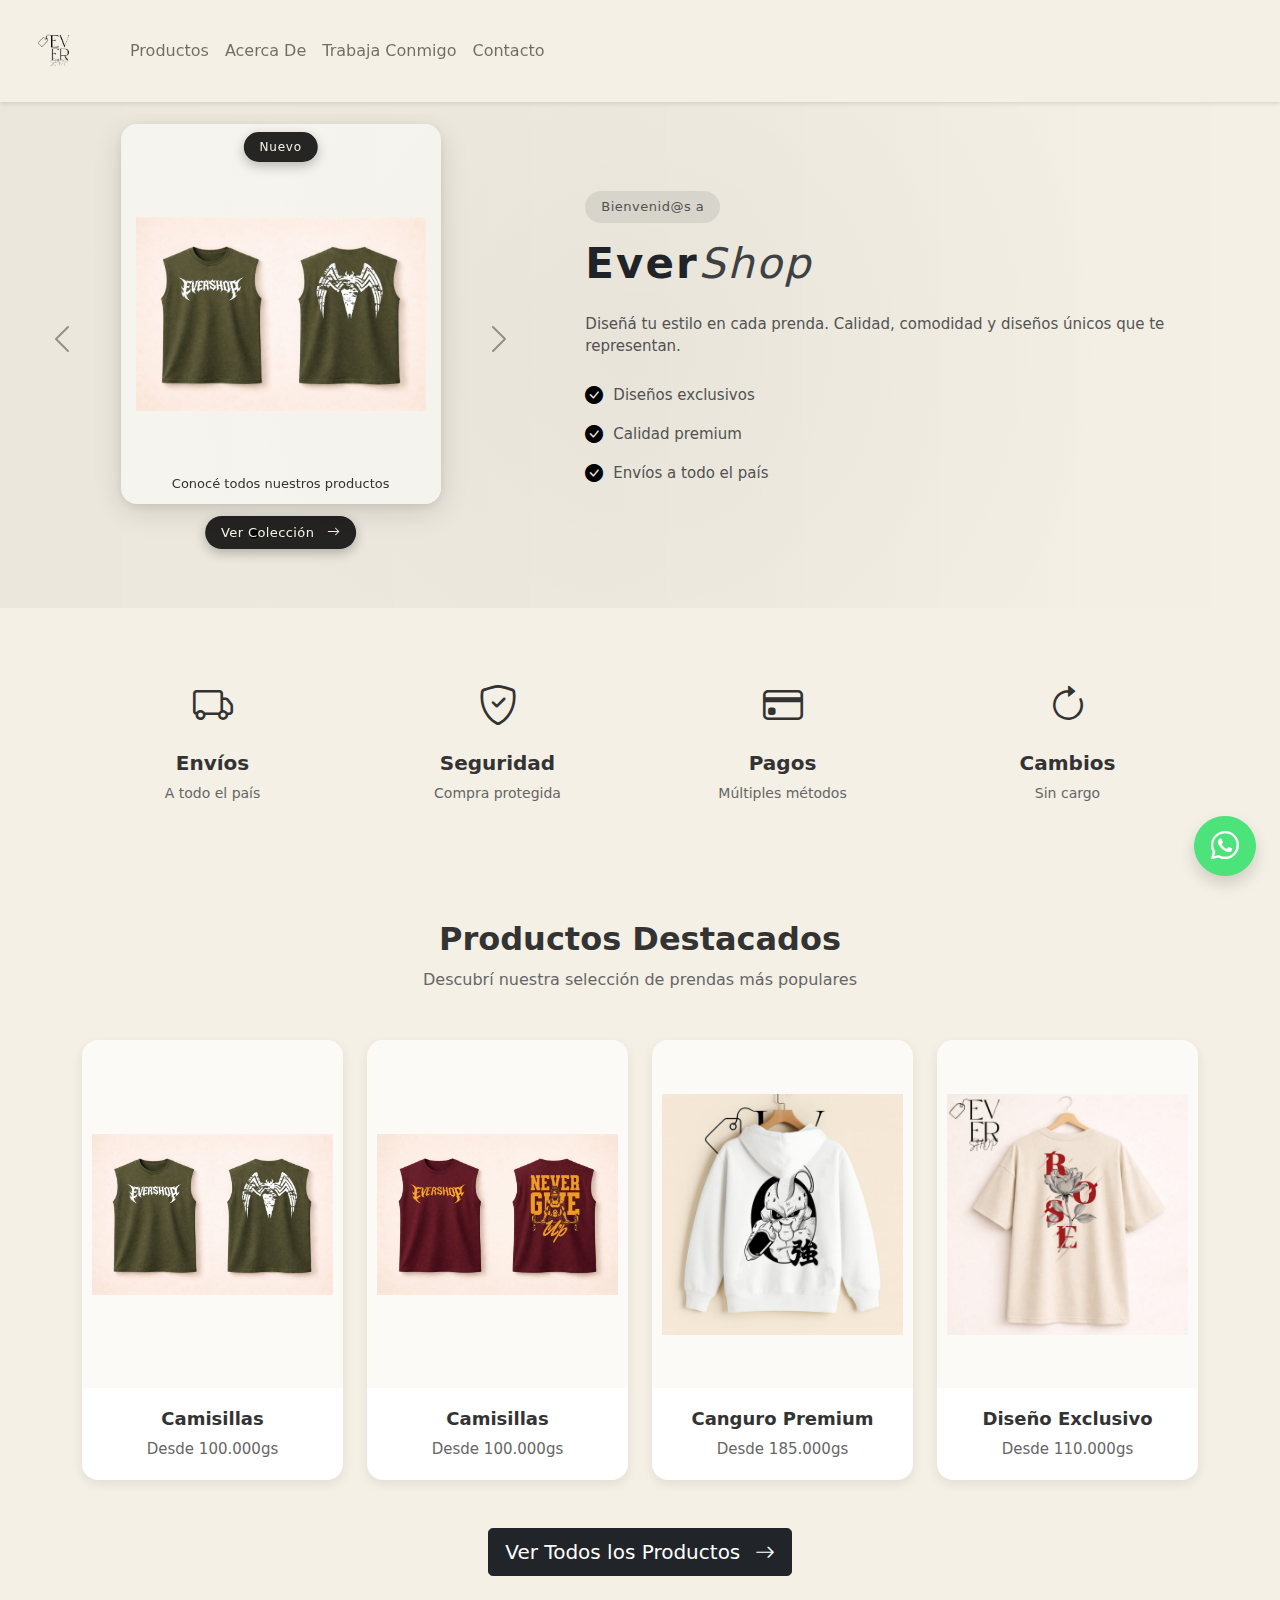
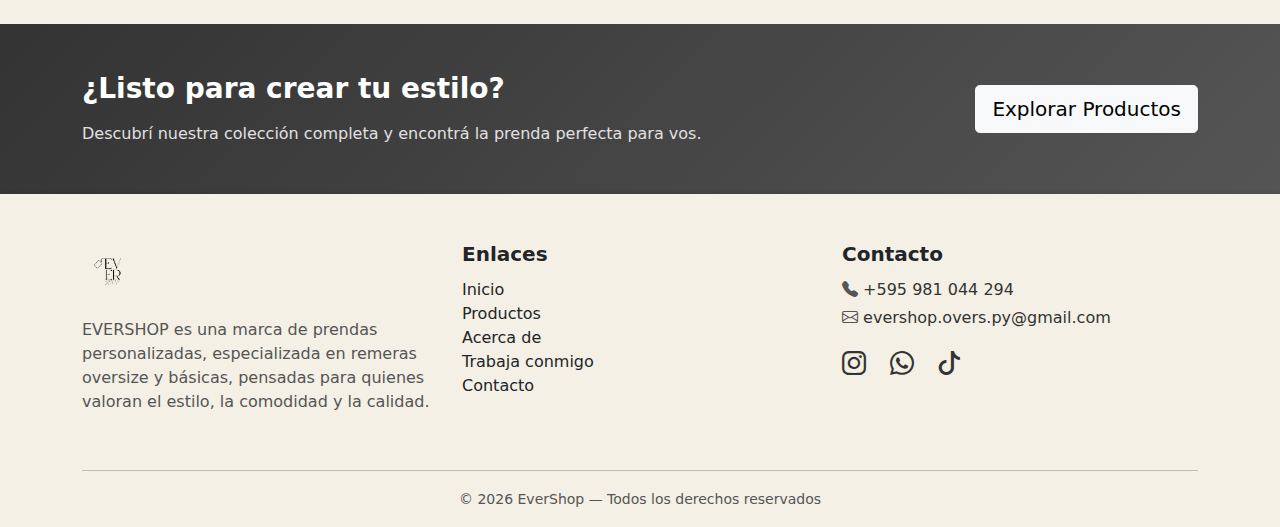
<file: index.html>
<!DOCTYPE html>
<html lang="es">

<head>
    <meta charset="UTF-8">
    <meta name="viewport" content="width=device-width, initial-scale=1.0">
    <meta name="description" content="EverShop - Prendas personalizadas, remeras oversize y básicas con estilo único">
    <title>EverShop - Diseñá tu estilo en cada prenda</title>
    
    <!-- Preconnect para performance -->
    <link rel="preconnect" href="https://fonts.googleapis.com">
    <link rel="preconnect" href="https://fonts.gstatic.com" crossorigin>
    
    <!-- Google Fonts - Tipografía distintiva -->
    <link href="https://fonts.googleapis.com/css2?family=Cormorant+Garamond:wght@300;400;600;700&family=Work+Sans:wght@300;400;500;600;700&display=swap" rel="stylesheet">
    
    <!-- Preload imagen principal -->
    <link rel="preload" as="image" href="img/remera-1.jpeg">
    
    <!-- Stylesheets -->
    <link rel="stylesheet" href="css/bootstrap.min.css">
    <link rel="stylesheet" href="https://cdn.jsdelivr.net/npm/bootstrap-icons/font/bootstrap-icons.css">
    <link rel="stylesheet" href="css/style-index.css">
</head>

<body class="light-mode">
    <header>
        <nav class="navbar navbar-expand-lg navbar-light fixed-top">
            <div class="container-fluid">
                <a class="navbar-brand" href="index.html"><img src="img/evershop logo.png" alt="logo"
                        style="max-height: 70px;"></a>
                <button class="navbar-toggler" type="button" data-bs-toggle="collapse"
                    data-bs-target="#navbarNavDropdown" aria-controls="navbarNavDropdown" aria-expanded="false"
                    aria-label="Toggle navigation">
                    <span class="navbar-toggler-icon"></span>
                </button>
                <div class="collapse navbar-collapse" id="navbarNavDropdown">
                    <ul class="navbar-nav">
                        <li class="nav-item">
                            <a class="nav-link" aria-current="page" href="paginas/productos.html">Productos</a>
                        </li>
                        <li class="nav-item">
                            <a class="nav-link" aria-current="page" href="paginas/acerca.html">Acerca De</a>
                        </li>
                        <li class="nav-item">
                            <a class="nav-link" href="paginas/trabaja.html">Trabaja Conmigo</a>
                        </li>
                        <li class="nav-item">
                            <a class="nav-link" href="paginas/contacto.html">Contacto</a>
                        </li>
                    </ul>
                </div>
            </div>
        </nav>
    </header>

    <main>
        <!-- HERO SECTION -->
        <section class="hero">
            <div class="container-fluid p-4">
                <div class="row g-0 h-100">

                    <!-- TITULO SOLO MOBILE -->
                    <div class="col-12 d-block d-md-none text-center py-3">
                        <h2 class="mobile-title">Bienvenid@s a EverShop</h2>
                    </div>

                    <!-- IZQUIERDA: SLIDER -->
                    <div class="col-md-5 position-relative">
                        <div id="heroCarousel" class="carousel slide h-100" data-bs-ride="carousel"
                            data-bs-interval="4000" data-bs-pause="hover" data-bs-wrap="true" data-bs-touch="true">
                            
                            <!-- Indicadores mejorados -->
                            <div class="carousel-indicators">
                                <button type="button" data-bs-target="#heroCarousel" data-bs-slide-to="0" class="active"
                                    aria-current="true" aria-label="Slide 1"></button>
                                <button type="button" data-bs-target="#heroCarousel" data-bs-slide-to="1"
                                    aria-label="Slide 2"></button>
                                <button type="button" data-bs-target="#heroCarousel" data-bs-slide-to="2"
                                    aria-label="Slide 3"></button>
                                <button type="button" data-bs-target="#heroCarousel" data-bs-slide-to="3"
                                    aria-label="Slide 4"></button>
                            </div>

                            <div class="carousel-inner h-100">
                                <div class="carousel-item active">
                                    <img src="img/camisilla1.jpeg" class="d-block" alt="Nueva colección" loading="eager">
                                    <div class="carousel-badge">Nuevo</div>
                                </div>

                                <div class="carousel-item">
                                    <img src="img/canguros-3.jpeg" class="d-block" alt="Moda urbana" loading="lazy">
                                    <div class="carousel-badge">Tendencia</div>
                                </div>

                                <div class="carousel-item">
                                    <img src="img/basicas-1.jpeg" class="d-block" alt="Estilo diario" loading="lazy">
                                    <div class="carousel-badge">Básicas</div>
                                </div>

                                <div class="carousel-item">
                                    <img src="img/overs1.jpeg" class="d-block" alt="Estilo urbano" loading="lazy">
                                    <div class="carousel-badge">Oversize</div>
                                </div>
                            </div>

                            <!-- CTA mejorado -->
                            <div class="hero-cta">
                                <p class="mb-3">Conocé todos nuestros productos</p>
                                <a href="paginas/productos.html" class="btn btn-cta">
                                    Ver Colección
                                    <i class="bi bi-arrow-right ms-2"></i>
                                </a>
                            </div>

                            <button class="carousel-control-prev" type="button" data-bs-target="#heroCarousel"
                                data-bs-slide="prev">
                                <span class="carousel-control-prev-icon" aria-hidden="true"></span>
                                <span class="visually-hidden">Anterior</span>
                            </button>
                            <button class="carousel-control-next" type="button" data-bs-target="#heroCarousel"
                                data-bs-slide="next">
                                <span class="carousel-control-next-icon" aria-hidden="true"></span>
                                <span class="visually-hidden">Siguiente</span>
                            </button>
                        </div>
                    </div>

                    <!-- LEMA SOLO MOBILE -->
                    <div class="col-12 d-block d-md-none text-center py-4">
                        <p class="hero-slogan">
                            Diseñá tu estilo en cada prenda.
                        </p>
                    </div>

                    <!-- DERECHA: BIENVENIDA -->
                    <div class="col-md-7 d-none d-md-flex align-items-center">
                        <div class="welcome-content p-5">
                            <div class="welcome-badge mb-3">Bienvenid@s a</div>
                            
                            <h1 class="brand-title">
                                <span class="brand-ever">Ever</span><span class="brand-shop">Shop</span>
                            </h1>

                            <p class="hero-slogan my-4">
                                Diseñá tu estilo en cada prenda. Calidad, comodidad y diseños únicos que te representan.
                            </p>

                            <div class="hero-features mt-4">
                                <div class="feature-item">
                                    <i class="bi bi-check-circle-fill"></i>
                                    <span>Diseños exclusivos</span>
                                </div>
                                <div class="feature-item">
                                    <i class="bi bi-check-circle-fill"></i>
                                    <span>Calidad premium</span>
                                </div>
                                <div class="feature-item">
                                    <i class="bi bi-check-circle-fill"></i>
                                    <span>Envíos a todo el país</span>
                                </div>
                            </div>
                        </div>
                    </div>
                </div>
            </div>
        </section>

        <!-- BENEFITS SECTION -->
        <section class="benefits py-5">
            <div class="container">
                <div class="row text-center g-4">
                    <div class="col-6 col-md-3">
                        <div class="benefit-card">
                            <div class="benefit-icon">
                                <i class="bi bi-truck"></i>
                            </div>
                            <h5>Envíos</h5>
                            <p>A todo el país</p>
                        </div>
                    </div>
                    <div class="col-6 col-md-3">
                        <div class="benefit-card">
                            <div class="benefit-icon">
                                <i class="bi bi-shield-check"></i>
                            </div>
                            <h5>Seguridad</h5>
                            <p>Compra protegida</p>
                        </div>
                    </div>
                    <div class="col-6 col-md-3">
                        <div class="benefit-card">
                            <div class="benefit-icon">
                                <i class="bi bi-credit-card"></i>
                            </div>
                            <h5>Pagos</h5>
                            <p>Múltiples métodos</p>
                        </div>
                    </div>
                    <div class="col-6 col-md-3">
                        <div class="benefit-card">
                            <div class="benefit-icon">
                                <i class="bi bi-arrow-clockwise"></i>
                            </div>
                            <h5>Cambios</h5>
                            <p>Sin cargo</p>
                        </div>
                    </div>
                </div>
            </div>
        </section>

        <!-- FEATURED PRODUCTS SECTION -->
        <section class="featured-products py-5">
            <div class="container">
                <div class="section-header text-center mb-5">
                    <h2 class="section-title">Productos Destacados</h2>
                    <p class="section-subtitle">Descubrí nuestra selección de prendas más populares</p>
                </div>
                
                <div class="row g-4">
                    <div class="col-6 col-md-3">
                        <div class="product-card">
                            <div class="product-image">
                                <img src="img/camisilla1.jpeg" alt="Remera Oversize" class="img-fluid" loading="lazy">
                                <div class="product-overlay">
                                    <a href="paginas/productos.html" class="btn btn-sm btn-light">Ver más</a>
                                </div>
                            </div>
                            <div class="product-info">
                                <h5>Camisillas</h5>
                                <p class="product-price">Desde 100.000gs</p>
                            </div>
                        </div>
                    </div>
                    <div class="col-6 col-md-3">
                        <div class="product-card">
                            <div class="product-image">
                                <img src="img/camisilla3.jpeg" alt="Canguro Premium" class="img-fluid" loading="lazy">
                                <div class="product-overlay">
                                    <a href="paginas/productos.html" class="btn btn-sm btn-light">Ver más</a>
                                </div>
                            </div>
                            <div class="product-info">
                                <h5>Camisillas</h5>
                                <p class="product-price">Desde 100.000gs</p>
                            </div>
                        </div>
                    </div>
                    <div class="col-6 col-md-3">
                        <div class="product-card">
                            <div class="product-image">
                                <img src="img/canguros-3.jpeg" alt="Básicas Essential" class="img-fluid" loading="lazy">
                                <div class="product-overlay">
                                    <a href="paginas/productos.html" class="btn btn-sm btn-light">Ver más</a>
                                </div>
                            </div>
                            <div class="product-info">
                                <h5>Canguro Premium</h5>
                                <p class="product-price">Desde 185.000gs</p>
                            </div>
                        </div>
                    </div>
                    <div class="col-6 col-md-3">
                        <div class="product-card">
                            <div class="product-image">
                                <img src="img/overs1.jpeg" alt="Diseño Exclusivo" class="img-fluid" loading="lazy">
                                <div class="product-overlay">
                                    <a href="paginas/productos.html" class="btn btn-sm btn-light">Ver más</a>
                                </div>
                            </div>
                            <div class="product-info">
                                <h5>Diseño Exclusivo</h5>
                                <p class="product-price">Desde 110.000gs</p>
                            </div>
                        </div>
                    </div>
                </div>

                <div class="text-center mt-5">
                    <a href="paginas/productos.html" class="btn btn-dark btn-lg">
                        Ver Todos los Productos
                        <i class="bi bi-arrow-right ms-2"></i>
                    </a>
                </div>
            </div>
        </section>

        <!-- TESTIMONIALS SECTION -->


        <!-- CTA SECTION -->
        <section class="cta-section py-5">
            <div class="container">
                <div class="row align-items-center">
                    <div class="col-md-8">
                        <h2 class="cta-title mb-3">¿Listo para crear tu estilo?</h2>
                        <p class="cta-text">Descubrí nuestra colección completa y encontrá la prenda perfecta para vos.</p>
                    </div>
                    <div class="col-md-4 text-md-end mt-3 mt-md-0">
                        <a href="paginas/productos.html" class="btn btn-light btn-lg">
                            Explorar Productos
                        </a>
                    </div>
                </div>
            </div>
        </section>
    </main>

    <!-- FOOTER -->
    <footer class="text-dark pt-5">
        <div class="container">
            <div class="row">
                <!-- LOGO + DESCRIPCIÓN -->
                <div class="col-md-4 mb-4">
                    <a href="index.html">
                        <img src="img/evershop logo.png" alt="EverShop" style="max-height: 60px;">
                    </a>
                    <p class="mt-3">
                        EVERSHOP es una marca de prendas personalizadas, especializada en remeras oversize y básicas,
                        pensadas para quienes valoran el estilo, la comodidad y la calidad.
                    </p>
                </div>

                <!-- LINKS -->
                <div class="col-md-4 mb-4">
                    <h5 class="fw-bold">Enlaces</h5>
                    <ul class="list-unstyled">
                        <li><a href="index.html" class="text-decoration-none text-dark">Inicio</a></li>
                        <li><a href="paginas/productos.html" class="text-decoration-none text-dark">Productos</a></li>
                        <li><a href="paginas/acerca.html" class="text-decoration-none text-dark">Acerca de</a></li>
                        <li><a href="paginas/trabaja.html" class="text-decoration-none text-dark">Trabaja conmigo</a></li>
                        <li><a href="paginas/contacto.html" class="text-decoration-none text-dark">Contacto</a></li>
                    </ul>
                </div>

                <!-- CONTACTO -->
                <div class="col-md-4 mb-4">
                    <h5 class="fw-bold">Contacto</h5>
                    <p class="mb-1">
                        <i class="bi bi-telephone-fill"></i>
                        <a href="tel:+595981044294">+595 981 044 294</a>
                    </p>
                    <p class="mb-1">
                        <i class="bi bi-envelope"></i>
                        <a href="mailto:evershop.overs.py@gmail.com">
                            evershop.overs.py@gmail.com
                        </a>
                    </p>

                    <!-- REDES -->
                    <div class="mt-3 social-icons">
                        <a href="https://www.instagram.com/___evershop" target="_blank" rel="noopener" class="fs-4 me-3 instagram">
                            <i class="bi bi-instagram"></i>
                        </a>
                        <a href="https://wa.me/595981044294" target="_blank" rel="noopener" class="fs-4 me-3 whatsapp">
                            <i class="bi bi-whatsapp"></i>
                        </a>
                        <a href="https://www.tiktok.com/@___evershop" target="_blank" rel="noopener" class="fs-4 tiktok">
                            <i class="bi bi-tiktok"></i>
                        </a>
                    </div>
                </div>
            </div>

            <hr>

            <!-- COPYRIGHT -->
            <div class="text-center pb-3">
                <small>
                    © 2026 EverShop — Todos los derechos reservados
                </small>
            </div>
        </div>
    </footer>

    <!-- WhatsApp Floating Button -->
    <a href="https://wa.me/595981044294?text=Hola%2C%20me%20gustar%C3%ADa%20obtener%20m%C3%A1s%20informaci%C3%B3n%20sobre%20sus%20productos."
        class="btn btn-success btn-lg position-fixed bottom-0 end-0 m-4 rounded-circle shadow" target="_blank">
        <i class="bi bi-whatsapp fs-3"></i>
    </a>

    <script src="js/bootstrap.bundle.min.js"></script>
    <script src="js/animations.js"></script>
</body>

</html>
</file>
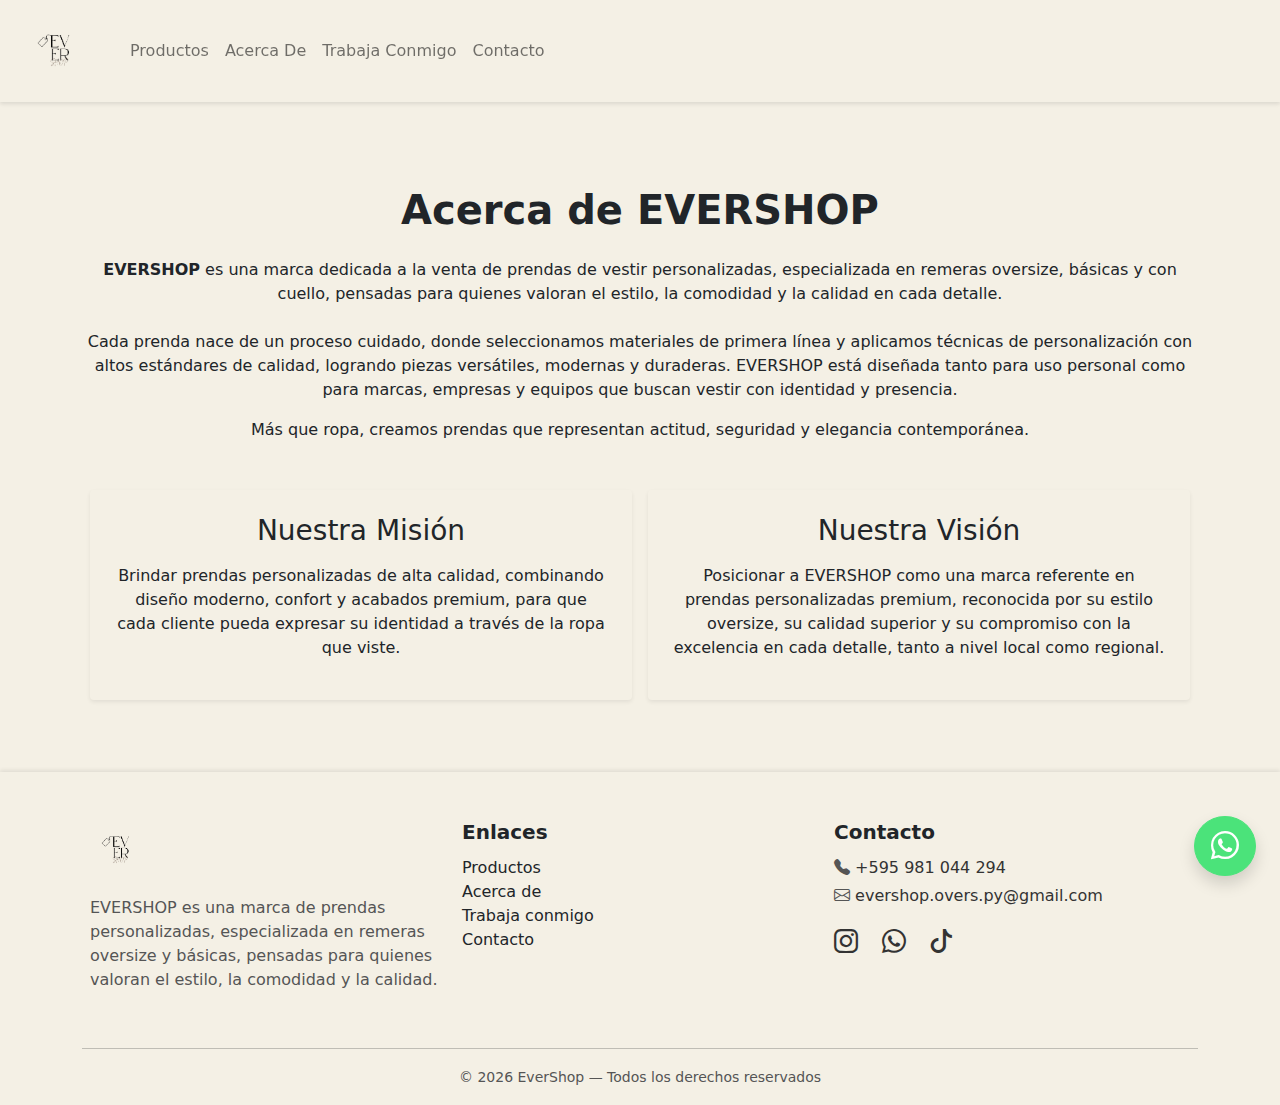
<file: paginas/acerca.html>
<!DOCTYPE html>
<html lang="en">

<head>
    <meta charset="UTF-8">
    <meta name="viewport" content="width=device-width, initial-scale=1.0">
    <title>EverShop | Acerca De</title>
    <link rel="stylesheet" href="../css/bootstrap.min.css">
    <link rel="stylesheet" href="https://cdn.jsdelivr.net/npm/bootstrap-icons/font/bootstrap-icons.css">
    <link rel="stylesheet" href="../css/style.css">
    <link rel="stylesheet" href="../css/style-productos.css">
</head>

<body class="light-mode">
    <header>
        <nav class="navbar navbar-expand-lg navbar-light fixed-top">
            <div class="container-fluid">
                <a class="navbar-brand" href="../index.html"><img src="../img/evershop logo.png" alt="logo"
                        style="max-height: 70px;"></a>
                <button class="navbar-toggler" type="button" data-bs-toggle="collapse"
                    data-bs-target="#navbarNavDropdown" aria-controls="navbarNavDropdown" aria-expanded="false"
                    aria-label="Toggle navigation">
                    <span class="navbar-toggler-icon"></span>
                </button>
                <div class="collapse navbar-collapse" id="navbarNavDropdown">
                    <ul class="navbar-nav">
                        <li class="nav-item">
                            <a class="nav-link" aria-current="page" href="../paginas/productos.html">Productos</a>
                        </li>
                        <li class="nav-item">
                            <a class="nav-link" aria-current="page" href="../paginas/acerca.html">Acerca De</a>
                        </li>
                        <li class="nav-item">
                            <a class="nav-link" href="../paginas/trabaja.html">Trabaja Conmigo</a>
                        </li>
                        <li class="nav-item">
                            <a class="nav-link" href="../paginas/contacto.html">Contacto</a>
                        </li>
                    </ul>
                </div>
            </div>
        </nav>
    </header>

    <main class="container py-5 mt-5">

        <!-- ACERCA DE -->
        <section class="mb-5">
            <h1 class="mb-4 fw-bold text-center">Acerca de EVERSHOP</h1>

            <p class="text-center mb-4">
                <strong>EVERSHOP</strong> es una marca dedicada a la venta de prendas de vestir personalizadas,
                especializada en remeras oversize, básicas y con cuello, pensadas para quienes valoran el estilo,
                la comodidad y la calidad en cada detalle.
            </p>

            <p class="text-center">
                Cada prenda nace de un proceso cuidado, donde seleccionamos materiales de primera línea y aplicamos
                técnicas de personalización con altos estándares de calidad, logrando piezas versátiles, modernas y
                duraderas. EVERSHOP está diseñada tanto para uso personal como para marcas, empresas y equipos que
                buscan vestir con identidad y presencia.
            </p>

            <p class="text-center fw-semibold">
                Más que ropa, creamos prendas que representan actitud, seguridad y elegancia contemporánea.
            </p>
        </section>

        <!-- MISIÓN Y VISIÓN -->
        <section class="row text-center">
            <div class="col-md-6 mb-4">
                <div class="p-4 shadow-sm rounded h-100">
                    <h3 class="mb-3">Nuestra Misión</h3>
                    <p>
                        Brindar prendas personalizadas de alta calidad, combinando diseño moderno, confort y
                        acabados premium, para que cada cliente pueda expresar su identidad a través de la ropa
                        que viste.
                    </p>
                </div>
            </div>

            <div class="col-md-6 mb-4">
                <div class="p-4 shadow-sm rounded h-100">
                    <h3 class="mb-3">Nuestra Visión</h3>
                    <p>
                        Posicionar a EVERSHOP como una marca referente en prendas personalizadas premium,
                        reconocida por su estilo oversize, su calidad superior y su compromiso con la excelencia
                        en cada detalle, tanto a nivel local como regional.
                    </p>
                </div>
            </div>
        </section>

    </main>

    <footer class="text-dark pt-5">
        <div class="container">
            <div class="row">

                <!-- LOGO + DESCRIPCIÓN -->
                <div class="col-md-4 mb-4">
                    <a href="../index.html">
                        <img src="../img/evershop logo.png" alt="EverShop" style="max-height: 60px;">
                    </a>
                    <p class="mt-3">
                        EVERSHOP es una marca de prendas personalizadas, especializada en remeras oversize y básicas,
                        pensadas para quienes valoran el estilo, la comodidad y la calidad.
                    </p>
                </div>

                <!-- LINKS -->
                <div class="col-md-4 mb-4">
                    <h5 class="fw-bold">Enlaces</h5>
                    <ul class="list-unstyled">
                        <li><a href="../paginas/productos.html" class="text-decoration-none text-dark">Productos</a>
                        </li>
                        <li><a href="../paginas/acerca.html" class="text-decoration-none text-dark">Acerca de</a></li>
                        <li><a href="../paginas/trabaja.html" class="text-decoration-none text-dark">Trabaja conmigo</a>
                        </li>
                        <li><a href="../paginas/contacto.html" class="text-decoration-none text-dark">Contacto</a></li>
                    </ul>
                </div>

                <!-- CONTACTO -->
                <div class="col-md-4 mb-4">
                    <h5 class="fw-bold">Contacto</h5>
                    <p class="mb-1">
                        <i class="bi bi-telephone-fill"></i>
                        <a href="tel:+595981044294">+595 981 044 294</a>
                    </p>
                    <p class="mb-1">
                        <i class="bi bi-envelope"></i>
                        <a href="mailto:evershop.overs.py@gmail.com">
                            evershop.overs.py@gmail.com
                        </a>
                    </p>

                    <!-- REDES -->
                    <div class="mt-3 social-icons">
                        <a href="https://www.instagram.com/___evershop" class="fs-4 me-3 instagram">
                            <i class="bi bi-instagram"></i>
                        </a>

                        <a href="https://wa.me/595981044294" class="fs-4 me-3 whatsapp">
                            <i class="bi bi-whatsapp"></i>
                        </a>

                        <a href="https://www.tiktok.com/@___evershop" class="fs-4 tiktok">
                            <i class="bi bi-tiktok"></i>
                        </a>
                    </div>
                </div>

            </div>

            <hr>

            <!-- COPYRIGHT -->
            <div class="text-center pb-3">
                <small>
                    © 2026 EverShop — Todos los derechos reservados
                </small>
            </div>
        </div>
    </footer>


    <a href="https://wa.me/595981044294?text=Hola%2C%20me%20gustar%C3%ADa%20obtener%20m%C3%A1s%20informaci%C3%B3n%20sobre%20sus%20productos."
        class="btn btn-success btn-lg position-fixed bottom-0 end-0 m-4 rounded-circle shadow" target="_blank">
        <i class="bi bi-whatsapp fs-3"></i>
    </a>


    <script src="../js/bootstrap.bundle.min.js"></script>
</body>

</html>
</file>
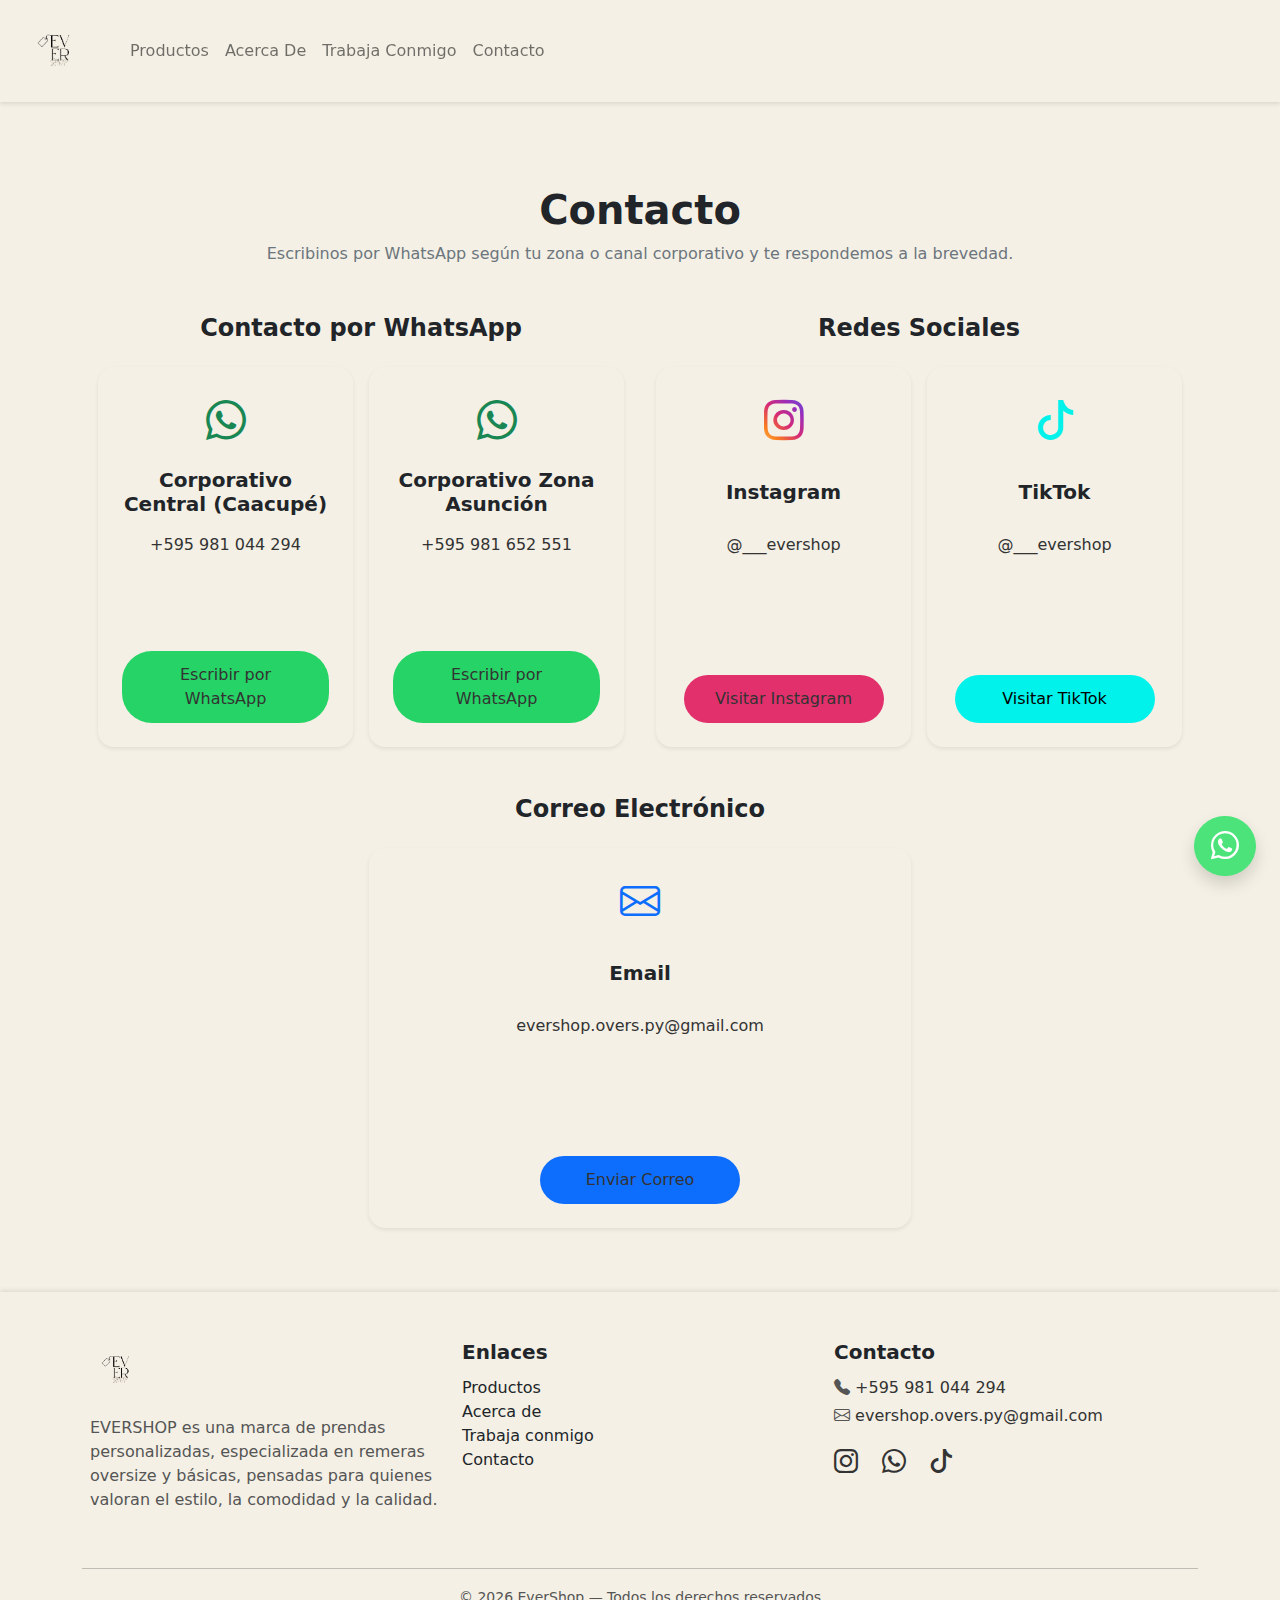
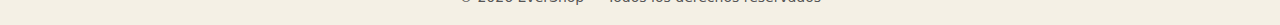
<file: paginas/contacto.html>
<!DOCTYPE html>
<html lang="es">

<head>
    <meta charset="UTF-8">
    <meta name="viewport" content="width=device-width, initial-scale=1.0">
    <title>EverShop | Contacto</title>
    <link rel="stylesheet" href="../css/bootstrap.min.css">
    <link rel="stylesheet" href="https://cdn.jsdelivr.net/npm/bootstrap-icons/font/bootstrap-icons.css">
    <link rel="stylesheet" href="../css/style.css">
    <link rel="stylesheet" href="../css/style-contacto.css">
</head>

<body class="light-mode">
    <header>
        <nav class="navbar navbar-expand-lg navbar-light fixed-top">
            <div class="container-fluid">
                <a class="navbar-brand" href="../index.html"><img src="../img/evershop logo.png" alt="logo"
                        style="max-height: 70px;"></a>
                <button class="navbar-toggler" type="button" data-bs-toggle="collapse"
                    data-bs-target="#navbarNavDropdown" aria-controls="navbarNavDropdown" aria-expanded="false"
                    aria-label="Toggle navigation">
                    <span class="navbar-toggler-icon"></span>
                </button>
                <div class="collapse navbar-collapse" id="navbarNavDropdown">
                    <ul class="navbar-nav">
                        <li class="nav-item">
                            <a class="nav-link" aria-current="page" href="../paginas/productos.html">Productos</a>
                        </li>
                        <li class="nav-item">
                            <a class="nav-link" aria-current="page" href="../paginas/acerca.html">Acerca De</a>
                        </li>
                        <li class="nav-item">
                            <a class="nav-link" href="../paginas/trabaja.html">Trabaja Conmigo</a>
                        </li>
                        <li class="nav-item">
                            <a class="nav-link" href="../paginas/contacto.html">Contacto</a>
                        </li>
                    </ul>
                </div>
            </div>
        </nav>
    </header>

    <main class="container py-5">
        <!-- TÍTULO -->
        <div class="text-center mb-5">
            <h1 class="fw-bold">Contacto</h1>
            <p class="text-muted">
                Escribinos por WhatsApp según tu zona o canal corporativo y te respondemos a la brevedad.
            </p>
        </div>

        <!-- CONTACTO POR WHATSAPP Y REDES SOCIALES -->
        <div class="row g-4 mb-5">
            
            <!-- COLUMNA WHATSAPP -->
            <div class="col-lg-6">
                <h4 class="fw-bold text-center mb-4">Contacto por WhatsApp</h4>
                <div class="row g-4">
                    <!-- CAACUPÉ -->
                    <div class="col-md-6">
                        <div class="card contact-card h-100 text-center p-4 shadow-sm">
                            <i class="bi bi-whatsapp fs-1 text-success mb-3"></i>
                            <h5 class="fw-bold">Corporativo Central (Caacupé)</h5>
                            <p class="mb-3"><a href="tel:+595981044294">+595 981 044 294</a></p>
                            <a href="https://wa.me/595981044294?text=Hola%2C%20escribo%20desde%20Caacup%C3%A9%20y%20quiero%20hacer%20una%20consulta."
                                class="btn btn-success" target="_blank">
                                Escribir por WhatsApp
                            </a>
                        </div>
                    </div>

                    <!-- ASUNCIÓN -->
                    <div class="col-md-6">
                        <div class="card contact-card h-100 text-center p-4 shadow-sm">
                            <i class="bi bi-whatsapp fs-1 text-success mb-3"></i>
                            <h5 class="fw-bold">Corporativo Zona Asunción</h5>
                            <p class="mb-3"><a href="tel:+595981652551">+595 981 652 551</a></p>
                            <a href="https://wa.me/595981652551?text=Hola%2C%20escribo%20desde%20Asunci%C3%B3n%20y%20quiero%20hacer%20una%20consulta."
                                class="btn btn-success" target="_blank">
                                Escribir por WhatsApp
                            </a>
                        </div>
                    </div>
                </div>
            </div>

            <!-- COLUMNA REDES SOCIALES -->
            <div class="col-lg-6">
                <h4 class="fw-bold text-center mb-4">Redes Sociales</h4>
                <div class="row g-4">
                    <!-- INSTAGRAM -->
                    <div class="col-md-6">
                        <div class="card contact-card h-100 text-center p-4 shadow-sm">
                            <i class="bi bi-instagram fs-1 text-danger mb-3"></i>
                            <h5 class="fw-bold">Instagram</h5>
                            <p class="mb-3">@___evershop</p>
                            <a href="https://www.instagram.com/___evershop" class="btn btn-danger" target="_blank">
                                Visitar Instagram
                            </a>
                        </div>
                    </div>

                    <!-- TIKTOK -->
                    <div class="col-md-6">
                        <div class="card contact-card h-100 text-center p-4 shadow-sm">
                            <i class="bi bi-tiktok fs-1 mb-3" style="color: #00f2ea;"></i>
                            <h5 class="fw-bold">TikTok</h5>
                            <p class="mb-3">@___evershop</p>
                            <a href="https://www.tiktok.com/@___evershop" class="btn btn-tiktok" target="_blank">
                                Visitar TikTok
                            </a>
                        </div>
                    </div>
                </div>
            </div>

        </div>

        <!-- CORREO ELECTRÓNICO -->
        <div class="text-center">
            <h4 class="fw-bold mb-4">Correo Electrónico</h4>
            <div class="row justify-content-center">
                <div class="col-md-6">
                    <div class="card contact-card text-center p-4 shadow-sm">
                        <i class="bi bi-envelope fs-1 mb-3" style="color: #0d6efd;"></i>
                        <h5 class="fw-bold">Email</h5>
                        <p class="mb-3">
                            <a href="mailto:evershop.overs.py@gmail.com">
                                evershop.overs.py@gmail.com
                            </a>
                        </p>
                        <a href="mailto:evershop.overs.py@gmail.com" class="btn btn-primary">
                            Enviar Correo
                        </a>
                    </div>
                </div>
            </div>
        </div>
    </main>

    <footer class="text-dark pt-5">
        <div class="container">
            <div class="row">

                <!-- LOGO + DESCRIPCIÓN -->
                <div class="col-md-4 mb-4">
                    <a href="../index.html">
                        <img src="../img/evershop logo.png" alt="EverShop" style="max-height: 60px;">
                    </a>
                    <p class="mt-3">
                        EVERSHOP es una marca de prendas personalizadas, especializada en remeras oversize y básicas,
                        pensadas para quienes valoran el estilo, la comodidad y la calidad.
                    </p>
                </div>

                <!-- LINKS -->
                <div class="col-md-4 mb-4">
                    <h5 class="fw-bold">Enlaces</h5>
                    <ul class="list-unstyled">
                        <li><a href="../paginas/productos.html" class="text-decoration-none text-dark">Productos</a>
                        </li>
                        <li><a href="../paginas/acerca.html" class="text-decoration-none text-dark">Acerca de</a></li>
                        <li><a href="../paginas/trabaja.html" class="text-decoration-none text-dark">Trabaja conmigo</a>
                        </li>
                        <li><a href="../paginas/contacto.html" class="text-decoration-none text-dark">Contacto</a></li>
                    </ul>
                </div>

                <!-- CONTACTO -->
                <div class="col-md-4 mb-4">
                    <h5 class="fw-bold">Contacto</h5>
                    <p class="mb-1">
                        <i class="bi bi-telephone-fill"></i>
                        <a href="tel:+595981044294">+595 981 044 294</a>
                    </p>
                    <p class="mb-1">
                        <i class="bi bi-envelope"></i>
                        <a href="mailto:evershop.overs.py@gmail.com">
                            evershop.overs.py@gmail.com
                        </a>
                    </p>

                    <!-- REDES -->
                    <div class="mt-3 social-icons">
                        <a href="https://www.instagram.com/___evershop" class="fs-4 me-3 instagram">
                            <i class="bi bi-instagram"></i>
                        </a>

                        <a href="https://wa.me/595981044294" class="fs-4 me-3 whatsapp">
                            <i class="bi bi-whatsapp"></i>
                        </a>

                        <a href="https://www.tiktok.com/@___evershop" class="fs-4 tiktok">
                            <i class="bi bi-tiktok"></i>
                        </a>
                    </div>
                </div>

            </div>

            <hr>

            <!-- COPYRIGHT -->
            <div class="text-center pb-3">
                <small>
                    © 2026 EverShop — Todos los derechos reservados
                </small>
            </div>
        </div>
    </footer>


    <a href="https://wa.me/595981044294?text=Hola%2C%20me%20gustar%C3%ADa%20obtener%20m%C3%A1s%20informaci%C3%B3n%20sobre%20sus%20productos."
        class="btn btn-success btn-lg position-fixed bottom-0 end-0 m-4 rounded-circle shadow" target="_blank">
        <i class="bi bi-whatsapp fs-3"></i>
    </a>


    <script src="../js/bootstrap.bundle.min.js"></script>
</body>

</html>
</file>
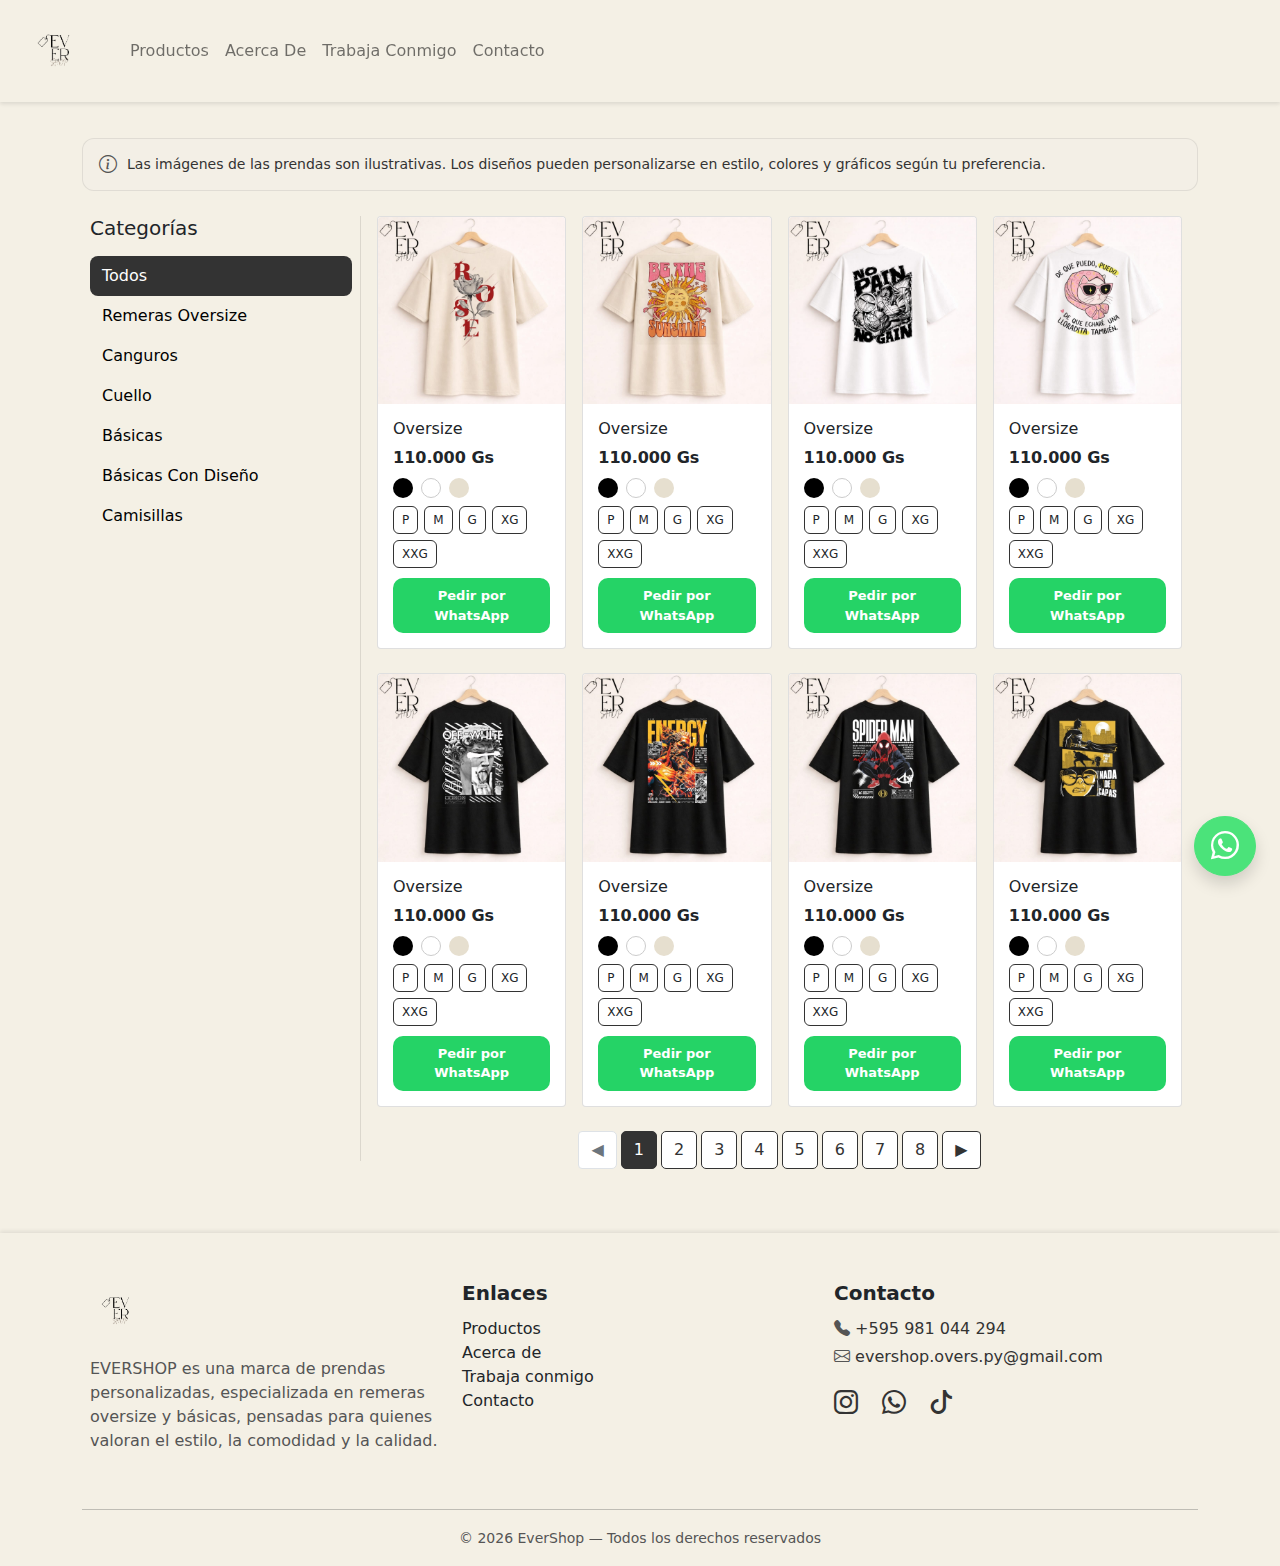
<file: paginas/productos.html>
<!DOCTYPE html>
<html lang="es">

<head>
    <meta charset="UTF-8">
    <meta name="viewport" content="width=device-width, initial-scale=1.0">
    <title>EverShop | Productos</title>
    <link rel="stylesheet" href="../css/bootstrap.min.css">
    <link rel="stylesheet" href="https://cdn.jsdelivr.net/npm/bootstrap-icons/font/bootstrap-icons.css">
    <link rel="stylesheet" href="../css/style.css">
    <link rel="stylesheet" href="../css/style-productos.css">

</head>

<body class="light-mode">
    <header>
        <nav class="navbar navbar-expand-lg navbar-light fixed-top">
            <div class="container-fluid">
                <a class="navbar-brand" href="../index.html"><img src="../img/evershop logo.png" alt="logo"
                        style="max-height: 70px;"></a>
                <button class="navbar-toggler" type="button" data-bs-toggle="collapse"
                    data-bs-target="#navbarNavDropdown" aria-controls="navbarNavDropdown" aria-expanded="false"
                    aria-label="Toggle navigation">
                    <span class="navbar-toggler-icon"></span>
                </button>
                <div class="collapse navbar-collapse" id="navbarNavDropdown">
                    <ul class="navbar-nav">
                        <li class="nav-item">
                            <a class="nav-link" aria-current="page" href="../paginas/productos.html">Productos</a>
                        </li>
                        <li class="nav-item">
                            <a class="nav-link" aria-current="page" href="../paginas/acerca.html">Acerca De</a>
                        </li>
                        <li class="nav-item">
                            <a class="nav-link" href="../paginas/trabaja.html">Trabaja Conmigo</a>
                        </li>
                        <li class="nav-item">
                            <a class="nav-link" href="../paginas/contacto.html">Contacto</a>
                        </li>
                    </ul>
                </div>
            </div>
        </nav>
    </header>

    <main class="container py-5">
        <div class="row">

            <!-- INFO PRENDAS -->
            <div class="info-prendas">
                <i class="bi bi-info-circle"></i>
                <span>
                    Las imágenes de las prendas son ilustrativas. Los diseños pueden personalizarse en estilo, colores y
                    gráficos según tu preferencia.
                </span>
            </div>

            <!-- FILTRO -->
            <aside class="col-md-3 mb-4 filters">
                <h5>Categorías</h5>
                <ul class="list-unstyled">
                    <li><button class="filter-btn active" data-category="all">Todos</button></li>
                    <li><button class="filter-btn" data-category="oversize">Remeras Oversize</button></li>
                    <li><button class="filter-btn" data-category="canguro">Canguros</button></li>
                    <li><button class="filter-btn" data-category="cuello">Cuello</button></li>
                    <li><button class="filter-btn" data-category="basicas">Básicas</button></li>
                    <li><button class="filter-btn" data-category="diseno">Básicas Con Diseño</button></li>
                    <li><button class="filter-btn" data-category="camisilla">Camisillas</button></li>
                </ul>
            </aside>

            <!-- PRODUCTOS -->
            <section class="col-md-9">
                <div class="row g-4">

                    <!--Overs-->

                    <div class="col-6 col-md-3 product-card" data-category="oversize">
                        <div class="card" data-name="Oversize"
                            data-image="https://evershopovers.github.io/EverShop/img/overs1.jpeg">
                            <img src="../img/overs1.jpeg" class="card-img-top">
                            <div class="card-body">
                                <h5>Oversize</h5>
                                <p class="price">110.000 Gs</p>
                                <div class="colors">
                                    <span class="color-option" data-color="Negro" style="background:#000"></span>
                                    <span class="color-option" data-color="Blanco"
                                        style="background:#fff; border:1px solid #ccc"></span>
                                    <span class="color-option" data-color="Beige" style="background:#e6dfcf"></span>
                                </div>
                                <div class="sizes">
                                    <span class="size-option">P</span>
                                    <span class="size-option">M</span>
                                    <span class="size-option">G</span>
                                    <span class="size-option">XG</span>
                                    <span class="size-option">XXG</span>
                                </div>
                                <button class="btn-order">
                                    Pedir por WhatsApp
                                </button>
                            </div>
                        </div>
                    </div>

                    <div class="col-6 col-md-3 product-card" data-category="oversize">
                        <div class="card" data-name="Oversize"
                            data-image="https://evershopovers.github.io/EverShop/img/overs2.jpeg">
                            <img src="../img/overs2.jpeg" class="card-img-top">
                            <div class="card-body">
                                <h5>Oversize</h5>
                                <p class="price">110.000 Gs</p>
                                <div class="colors">
                                    <span class="color-option" data-color="Negro" style="background:#000"></span>
                                    <span class="color-option" data-color="Blanco"
                                        style="background:#fff; border:1px solid #ccc"></span>
                                    <span class="color-option" data-color="Beige" style="background:#e6dfcf"></span>
                                </div>
                                <div class="sizes">
                                    <span class="size-option">P</span>
                                    <span class="size-option">M</span>
                                    <span class="size-option">G</span>
                                    <span class="size-option">XG</span>
                                    <span class="size-option">XXG</span>
                                </div>
                                <button class="btn-order">
                                    Pedir por WhatsApp
                                </button>
                            </div>
                        </div>
                    </div>

                    <div class="col-6 col-md-3 product-card" data-category="oversize">
                        <div class="card" data-name="Oversize"
                            data-image="https://evershopovers.github.io/EverShop/img/overs3.jpeg">
                            <img src="../img/overs3.jpeg" class="card-img-top">
                            <div class="card-body">
                                <h5>Oversize</h5>
                                <p class="price">110.000 Gs</p>
                                <div class="colors">
                                    <span class="color-option" data-color="Negro" style="background:#000"></span>
                                    <span class="color-option" data-color="Blanco"
                                        style="background:#fff; border:1px solid #ccc"></span>
                                    <span class="color-option" data-color="Beige" style="background:#e6dfcf"></span>
                                </div>
                                <div class="sizes">
                                    <span class="size-option">P</span>
                                    <span class="size-option">M</span>
                                    <span class="size-option">G</span>
                                    <span class="size-option">XG</span>
                                    <span class="size-option">XXG</span>
                                </div>
                                <button class="btn-order">
                                    Pedir por WhatsApp
                                </button>
                            </div>
                        </div>
                    </div>

                    <div class="col-6 col-md-3 product-card" data-category="oversize">
                        <div class="card" data-name="Oversize"
                            data-image="https://evershopovers.github.io/EverShop/img/overs4.jpeg">
                            <img src="../img/overs4.jpeg" class="card-img-top">
                            <div class="card-body">
                                <h5>Oversize</h5>
                                <p class="price">110.000 Gs</p>
                                <div class="colors">
                                    <span class="color-option" data-color="Negro" style="background:#000"></span>
                                    <span class="color-option" data-color="Blanco"
                                        style="background:#fff; border:1px solid #ccc"></span>
                                    <span class="color-option" data-color="Beige" style="background:#e6dfcf"></span>
                                </div>
                                <div class="sizes">
                                    <span class="size-option">P</span>
                                    <span class="size-option">M</span>
                                    <span class="size-option">G</span>
                                    <span class="size-option">XG</span>
                                    <span class="size-option">XXG</span>
                                </div>
                                <button class="btn-order">
                                    Pedir por WhatsApp
                                </button>
                            </div>
                        </div>
                    </div>


                    <div class="col-6 col-md-3 product-card" data-category="oversize">
                        <div class="card" data-name="Oversize"
                            data-image="https://evershopovers.github.io/EverShop/img/overs6.jpeg">
                            <img src="../img/overs6.jpeg" class="card-img-top">
                            <div class="card-body">
                                <h5>Oversize</h5>
                                <p class="price">110.000 Gs</p>
                                <div class="colors">
                                    <span class="color-option" data-color="Negro" style="background:#000"></span>
                                    <span class="color-option" data-color="Blanco"
                                        style="background:#fff; border:1px solid #ccc"></span>
                                    <span class="color-option" data-color="Beige" style="background:#e6dfcf"></span>
                                </div>
                                <div class="sizes">
                                    <span class="size-option">P</span>
                                    <span class="size-option">M</span>
                                    <span class="size-option">G</span>
                                    <span class="size-option">XG</span>
                                    <span class="size-option">XXG</span>
                                </div>
                                <button class="btn-order">
                                    Pedir por WhatsApp
                                </button>
                            </div>
                        </div>
                    </div>

                    <div class="col-6 col-md-3 product-card" data-category="oversize">
                        <div class="card" data-name="Oversize"
                            data-image="https://evershopovers.github.io/EverShop/img/overs7.jpeg">
                            <img src="../img/overs7.jpeg" class="card-img-top">
                            <div class="card-body">
                                <h5>Oversize</h5>
                                <p class="price">110.000 Gs</p>
                                <div class="colors">
                                    <span class="color-option" data-color="Negro" style="background:#000"></span>
                                    <span class="color-option" data-color="Blanco"
                                        style="background:#fff; border:1px solid #ccc"></span>
                                    <span class="color-option" data-color="Beige" style="background:#e6dfcf"></span>
                                </div>
                                <div class="sizes">
                                    <span class="size-option">P</span>
                                    <span class="size-option">M</span>
                                    <span class="size-option">G</span>
                                    <span class="size-option">XG</span>
                                    <span class="size-option">XXG</span>
                                </div>
                                <button class="btn-order">
                                    Pedir por WhatsApp
                                </button>
                            </div>
                        </div>
                    </div>

                    <div class="col-6 col-md-3 product-card" data-category="oversize">
                        <div class="card" data-name="Oversize"
                            data-image="https://evershopovers.github.io/EverShop/img/overs9.jpeg">
                            <img src="../img/overs9.jpeg" class="card-img-top">
                            <div class="card-body">
                                <h5>Oversize</h5>
                                <p class="price">110.000 Gs</p>
                                <div class="colors">
                                    <span class="color-option" data-color="Negro" style="background:#000"></span>
                                    <span class="color-option" data-color="Blanco"
                                        style="background:#fff; border:1px solid #ccc"></span>
                                    <span class="color-option" data-color="Beige" style="background:#e6dfcf"></span>
                                </div>
                                <div class="sizes">
                                    <span class="size-option">P</span>
                                    <span class="size-option">M</span>
                                    <span class="size-option">G</span>
                                    <span class="size-option">XG</span>
                                    <span class="size-option">XXG</span>
                                </div>
                                <button class="btn-order">
                                    Pedir por WhatsApp
                                </button>
                            </div>
                        </div>
                    </div>

                    <div class="col-6 col-md-3 product-card" data-category="oversize">
                        <div class="card" data-name="Oversize"
                            data-image="https://evershopovers.github.io/EverShop/img/overs10.jpeg">
                            <img src="../img/overs10.jpeg" class="card-img-top">
                            <div class="card-body">
                                <h5>Oversize</h5>
                                <p class="price">110.000 Gs</p>
                                <div class="colors">
                                    <span class="color-option" data-color="Negro" style="background:#000"></span>
                                    <span class="color-option" data-color="Blanco"
                                        style="background:#fff; border:1px solid #ccc"></span>
                                    <span class="color-option" data-color="Beige" style="background:#e6dfcf"></span>
                                </div>
                                <div class="sizes">
                                    <span class="size-option">P</span>
                                    <span class="size-option">M</span>
                                    <span class="size-option">G</span>
                                    <span class="size-option">XG</span>
                                    <span class="size-option">XXG</span>
                                </div>
                                <button class="btn-order">
                                    Pedir por WhatsApp
                                </button>
                            </div>
                        </div>
                    </div>

                    <div class="col-6 col-md-3 product-card" data-category="oversize">
                        <div class="card" data-name="Oversize"
                            data-image="https://evershopovers.github.io/EverShop/img/overs5.jpeg">
                            <img src="../img/overs5.jpeg" class="card-img-top">
                            <div class="card-body">
                                <h5>Oversize</h5>
                                <p class="price">110.000 Gs</p>
                                <div class="colors">
                                    <span class="color-option" data-color="Negro" style="background:#000"></span>
                                    <span class="color-option" data-color="Blanco"
                                        style="background:#fff; border:1px solid #ccc"></span>
                                    <span class="color-option" data-color="Beige" style="background:#e6dfcf"></span>
                                </div>
                                <div class="sizes">
                                    <span class="size-option">P</span>
                                    <span class="size-option">M</span>
                                    <span class="size-option">G</span>
                                    <span class="size-option">XG</span>
                                    <span class="size-option">XXG</span>
                                </div>
                                <button class="btn-order">
                                    Pedir por WhatsApp
                                </button>
                            </div>
                        </div>
                    </div>

                    <div class="col-6 col-md-3 product-card" data-category="oversize">
                        <div class="card" data-name="Oversize"
                            data-image="https://evershopovers.github.io/EverShop/img/overs11.jpeg">
                            <img src="../img/overs11.jpeg" class="card-img-top">
                            <div class="card-body">
                                <h5>Oversize</h5>
                                <p class="price">110.000 Gs</p>
                                <div class="colors">
                                    <span class="color-option" data-color="Negro" style="background:#000"></span>
                                    <span class="color-option" data-color="Blanco"
                                        style="background:#fff; border:1px solid #ccc"></span>
                                    <span class="color-option" data-color="Beige" style="background:#e6dfcf"></span>
                                </div>
                                <div class="sizes">
                                    <span class="size-option">P</span>
                                    <span class="size-option">M</span>
                                    <span class="size-option">G</span>
                                    <span class="size-option">XG</span>
                                    <span class="size-option">XXG</span>
                                </div>
                                <button class="btn-order">
                                    Pedir por WhatsApp
                                </button>
                            </div>
                        </div>
                    </div>

                    <div class="col-6 col-md-3 product-card" data-category="oversize">
                        <div class="card" data-name="Oversize"
                            data-image="https://evershopovers.github.io/EverShop/img/overs8.jpeg">
                            <img src="../img/overs8.jpeg" class="card-img-top">
                            <div class="card-body">
                                <h5>Oversize</h5>
                                <p class="price">110.000 Gs</p>
                                <div class="colors">
                                    <span class="color-option" data-color="Negro" style="background:#000"></span>
                                    <span class="color-option" data-color="Blanco"
                                        style="background:#fff; border:1px solid #ccc"></span>
                                    <span class="color-option" data-color="Beige" style="background:#e6dfcf"></span>
                                </div>
                                <div class="sizes">
                                    <span class="size-option">P</span>
                                    <span class="size-option">M</span>
                                    <span class="size-option">G</span>
                                    <span class="size-option">XG</span>
                                    <span class="size-option">XXG</span>
                                </div>
                                <button class="btn-order">
                                    Pedir por WhatsApp
                                </button>
                            </div>
                        </div>
                    </div>

                    <div class="col-6 col-md-3 product-card" data-category="oversize">
                        <div class="card" data-name="Oversize"
                            data-image="https://evershopovers.github.io/EverShop/img/overs12.jpeg">
                            <img src="../img/overs12.jpeg" class="card-img-top">
                            <div class="card-body">
                                <h5>Oversize</h5>
                                <p class="price">110.000 Gs</p>
                                <div class="colors">
                                    <span class="color-option" data-color="Negro" style="background:#000"></span>
                                    <span class="color-option" data-color="Blanco"
                                        style="background:#fff; border:1px solid #ccc"></span>
                                    <span class="color-option" data-color="Beige" style="background:#e6dfcf"></span>
                                </div>
                                <div class="sizes">
                                    <span class="size-option">P</span>
                                    <span class="size-option">M</span>
                                    <span class="size-option">G</span>
                                    <span class="size-option">XG</span>
                                    <span class="size-option">XXG</span>
                                </div>
                                <button class="btn-order">
                                    Pedir por WhatsApp
                                </button>
                            </div>
                        </div>
                    </div>

                    <div class="col-6 col-md-3 product-card" data-category="oversize">
                        <div class="card" data-name="Oversize"
                            data-image="https://evershopovers.github.io/EverShop/img/overs13.jpeg">
                            <img src="../img/overs13.jpeg" class="card-img-top">
                            <div class="card-body">
                                <h5>Oversize</h5>
                                <p class="price">110.000 Gs</p>
                                <div class="colors">
                                    <span class="color-option" data-color="Negro" style="background:#000"></span>
                                    <span class="color-option" data-color="Blanco"
                                        style="background:#fff; border:1px solid #ccc"></span>
                                    <span class="color-option" data-color="Beige" style="background:#e6dfcf"></span>
                                </div>
                                <div class="sizes">
                                    <span class="size-option">P</span>
                                    <span class="size-option">M</span>
                                    <span class="size-option">G</span>
                                    <span class="size-option">XG</span>
                                    <span class="size-option">XXG</span>
                                </div>
                                <button class="btn-order">
                                    Pedir por WhatsApp
                                </button>
                            </div>
                        </div>
                    </div>

                    <div class="col-6 col-md-3 product-card" data-category="oversize">
                        <div class="card" data-name="Oversize"
                            data-image="https://evershopovers.github.io/EverShop/img/overs15.jpeg">
                            <img src="../img/overs15.jpeg" class="card-img-top">
                            <div class="card-body">
                                <h5>Oversize</h5>
                                <p class="price">110.000 Gs</p>
                                <div class="colors">
                                    <span class="color-option" data-color="Negro" style="background:#000"></span>
                                    <span class="color-option" data-color="Blanco"
                                        style="background:#fff; border:1px solid #ccc"></span>
                                    <span class="color-option" data-color="Beige" style="background:#e6dfcf"></span>
                                </div>
                                <div class="sizes">
                                    <span class="size-option">P</span>
                                    <span class="size-option">M</span>
                                    <span class="size-option">G</span>
                                    <span class="size-option">XG</span>
                                    <span class="size-option">XXG</span>
                                </div>
                                <button class="btn-order">
                                    Pedir por WhatsApp
                                </button>
                            </div>
                        </div>
                    </div>

                    <!--Basica con Diseño-->
                    <div class="col-6 col-md-3 product-card" data-category="diseno">
                        <div class="card" data-name="Basica Con Diseño"
                            data-image="https://evershopovers.github.io/EverShop/img/remera-1.jpeg">
                            <img src="../img/remera-1.jpeg" class="card-img-top">
                            <div class="card-body">
                                <h5>Básica Con Diseño</h5>
                                <p class="price">85.000 Gs</p>
                                <div class="colors">
                                    <span class="color-option" data-color="Negro" style="background:#000"></span>
                                    <span class="color-option" data-color="Blanco"
                                        style="background:#fff; border:1px solid #ccc"></span>
                                    <span class="color-option" data-color="Beige" style="background:#e6dfcf"></span>
                                </div>
                                <div class="sizes">
                                    <span class="size-option">P</span>
                                    <span class="size-option">M</span>
                                    <span class="size-option">G</span>
                                    <span class="size-option">XG</span>
                                    <span class="size-option">XXG</span>
                                </div>
                                <button class="btn-order">
                                    Pedir por WhatsApp
                                </button>
                            </div>
                        </div>
                    </div>

                    <div class="col-6 col-md-3 product-card" data-category="diseno">
                        <div class="card" data-name="Basica Con Diseño"
                            data-image="https://evershopovers.github.io/EverShop/img/remera-5.jpeg">
                            <img src="../img/remera-5.jpeg" class="card-img-top">
                            <div class="card-body">
                                <h5>Básica Con Diseño</h5>
                                <p class="price">85.000 Gs</p>
                                <div class="colors">
                                    <span class="color-option" data-color="Negro" style="background:#000"></span>
                                    <span class="color-option" data-color="Blanco"
                                        style="background:#fff; border:1px solid #ccc"></span>
                                    <span class="color-option" data-color="Beige" style="background:#e6dfcf"></span>
                                </div>
                                <div class="sizes">
                                    <span class="size-option">P</span>
                                    <span class="size-option">M</span>
                                    <span class="size-option">G</span>
                                    <span class="size-option">XG</span>
                                    <span class="size-option">XXG</span>
                                </div>
                                <button class="btn-order">
                                    Pedir por WhatsApp
                                </button>
                            </div>
                        </div>
                    </div>

                    <div class="col-6 col-md-3 product-card" data-category="diseno">
                        <div class="card" data-name="Basica Con Diseño"
                            data-image="https://evershopovers.github.io/EverShop/img/remera-2.jpeg">
                            <img src="../img/remera-2.jpeg" class="card-img-top">
                            <div class="card-body">
                                <h5>Básica Con Diseño</h5>
                                <p class="price">85.000 Gs</p>
                                <div class="colors">
                                    <span class="color-option" data-color="Negro" style="background:#000"></span>
                                    <span class="color-option" data-color="Blanco"
                                        style="background:#fff; border:1px solid #ccc"></span>
                                    <span class="color-option" data-color="Beige" style="background:#e6dfcf"></span>
                                </div>
                                <div class="sizes">
                                    <span class="size-option">P</span>
                                    <span class="size-option">M</span>
                                    <span class="size-option">G</span>
                                    <span class="size-option">XG</span>
                                    <span class="size-option">XXG</span>
                                </div>
                                <button class="btn-order">
                                    Pedir por WhatsApp
                                </button>
                            </div>
                        </div>
                    </div>
                    <div class="col-6 col-md-3 product-card" data-category="diseno">
                        <div class="card" data-name="Basica Con Diseño"
                            data-image="https://evershopovers.github.io/EverShop/img/remera-6.jpeg">
                            <img src="../img/remera-6.jpeg" class="card-img-top">
                            <div class="card-body">
                                <h5>Básica Con Diseño</h5>
                                <p class="price">85.000 Gs</p>
                                <div class="colors">
                                    <span class="color-option" data-color="Negro" style="background:#000"></span>
                                    <span class="color-option" data-color="Blanco"
                                        style="background:#fff; border:1px solid #ccc"></span>
                                    <span class="color-option" data-color="Beige" style="background:#e6dfcf"></span>
                                </div>
                                <div class="sizes">
                                    <span class="size-option">P</span>
                                    <span class="size-option">M</span>
                                    <span class="size-option">G</span>
                                    <span class="size-option">XG</span>
                                    <span class="size-option">XXG</span>
                                </div>
                                <button class="btn-order">
                                    Pedir por WhatsApp
                                </button>
                            </div>
                        </div>
                    </div>
                    <div class="col-6 col-md-3 product-card" data-category="diseno">
                        <div class="card" data-name="Basica Con Diseño"
                            data-image="https://evershopovers.github.io/EverShop/img/remera-3.jpeg">
                            <img src="../img/remera-3.jpeg" class="card-img-top">
                            <div class="card-body">
                                <h5>Básica Con Diseño</h5>
                                <p class="price">85.000 Gs</p>
                                <div class="colors">
                                    <span class="color-option" data-color="Negro" style="background:#000"></span>
                                    <span class="color-option" data-color="Blanco"
                                        style="background:#fff; border:1px solid #ccc"></span>
                                    <span class="color-option" data-color="Beige" style="background:#e6dfcf"></span>
                                </div>
                                <div class="sizes">
                                    <span class="size-option">P</span>
                                    <span class="size-option">M</span>
                                    <span class="size-option">G</span>
                                    <span class="size-option">XG</span>
                                    <span class="size-option">XXG</span>
                                </div>
                                <button class="btn-order">
                                    Pedir por WhatsApp
                                </button>
                            </div>
                        </div>
                    </div>

                    <div class="col-6 col-md-3 product-card" data-category="diseno">
                        <div class="card" data-name="Basica Con Diseño"
                            data-image="https://evershopovers.github.io/EverShop/img/remera-8.jpeg">
                            <img src="../img/remera-8.jpeg" class="card-img-top">
                            <div class="card-body">
                                <h5>Básica Con Diseño</h5>
                                <p class="price">85.000 Gs</p>
                                <div class="colors">
                                    <span class="color-option" data-color="Negro" style="background:#000"></span>
                                    <span class="color-option" data-color="Blanco"
                                        style="background:#fff; border:1px solid #ccc"></span>
                                    <span class="color-option" data-color="Beige" style="background:#e6dfcf"></span>
                                </div>
                                <div class="sizes">
                                    <span class="size-option">P</span>
                                    <span class="size-option">M</span>
                                    <span class="size-option">G</span>
                                    <span class="size-option">XG</span>
                                    <span class="size-option">XXG</span>
                                </div>
                                <button class="btn-order">
                                    Pedir por WhatsApp
                                </button>
                            </div>
                        </div>
                    </div>

                    <div class="col-6 col-md-3 product-card" data-category="diseno">
                        <div class="card" data-name="Basica Con Diseño"
                            data-image="https://evershopovers.github.io/EverShop/img/remera-4.webp">
                            <img src="../img/remera-4.webp" class="card-img-top">
                            <div class="card-body">
                                <h5>Básica Con Diseño</h5>
                                <p class="price">85.000 Gs</p>
                                <div class="colors">
                                    <span class="color-option" data-color="Negro" style="background:#000"></span>
                                    <span class="color-option" data-color="Blanco"
                                        style="background:#fff; border:1px solid #ccc"></span>
                                    <span class="color-option" data-color="Beige" style="background:#e6dfcf"></span>
                                </div>
                                <div class="sizes">
                                    <span class="size-option">P</span>
                                    <span class="size-option">M</span>
                                    <span class="size-option">G</span>
                                    <span class="size-option">XG</span>
                                    <span class="size-option">XXG</span>
                                </div>
                                <button class="btn-order">
                                    Pedir por WhatsApp
                                </button>
                            </div>
                        </div>
                    </div>

                    <div class="col-6 col-md-3 product-card" data-category="diseno">
                        <div class="card" data-name="Basica Con Diseño"
                            data-image="https://evershopovers.github.io/EverShop/img/remera-9.jpeg">
                            <img src="../img/remera-9.jpeg" class="card-img-top">
                            <div class="card-body">
                                <h5>Básica Con Diseño</h5>
                                <p class="price">85.000 Gs</p>
                                <div class="colors">
                                    <span class="color-option" data-color="Negro" style="background:#000"></span>
                                    <span class="color-option" data-color="Blanco"
                                        style="background:#fff; border:1px solid #ccc"></span>
                                    <span class="color-option" data-color="Beige" style="background:#e6dfcf"></span>
                                </div>
                                <div class="sizes">
                                    <span class="size-option">P</span>
                                    <span class="size-option">M</span>
                                    <span class="size-option">G</span>
                                    <span class="size-option">XG</span>
                                    <span class="size-option">XXG</span>
                                </div>
                                <button class="btn-order">
                                    Pedir por WhatsApp
                                </button>
                            </div>
                        </div>
                    </div>

                    <div class="col-6 col-md-3 product-card" data-category="diseno">
                        <div class="card" data-name="Basica Con Diseño"
                            data-image="https://evershopovers.github.io/EverShop/img/remera-7.jpeg">
                            <img src="../img/remera-7.jpeg" class="card-img-top">
                            <div class="card-body">
                                <h5>Básica Con Diseño</h5>
                                <p class="price">85.000 Gs</p>
                                <div class="colors">
                                    <span class="color-option" data-color="Negro" style="background:#000"></span>
                                    <span class="color-option" data-color="Blanco"
                                        style="background:#fff; border:1px solid #ccc"></span>
                                    <span class="color-option" data-color="Beige" style="background:#e6dfcf"></span>
                                </div>
                                <div class="sizes">
                                    <span class="size-option">P</span>
                                    <span class="size-option">M</span>
                                    <span class="size-option">G</span>
                                    <span class="size-option">XG</span>
                                    <span class="size-option">XXG</span>
                                </div>
                                <button class="btn-order">
                                    Pedir por WhatsApp
                                </button>
                            </div>
                        </div>
                    </div>

                    <div class="col-6 col-md-3 product-card" data-category="diseno">
                        <div class="card" data-name="Basica Con Diseño"
                            data-image="https://evershopovers.github.io/EverShop/img/remera-14.jpeg">
                            <img src="../img/remera-14.jpeg" class="card-img-top">
                            <div class="card-body">
                                <h5>Básica Con Diseño</h5>
                                <p class="price">85.000 Gs</p>
                                <div class="colors">
                                    <span class="color-option" data-color="Negro" style="background:#000"></span>
                                    <span class="color-option" data-color="Blanco"
                                        style="background:#fff; border:1px solid #ccc"></span>
                                    <span class="color-option" data-color="Beige" style="background:#e6dfcf"></span>
                                </div>
                                <div class="sizes">
                                    <span class="size-option">P</span>
                                    <span class="size-option">M</span>
                                    <span class="size-option">G</span>
                                    <span class="size-option">XG</span>
                                    <span class="size-option">XXG</span>
                                </div>
                                <button class="btn-order">
                                    Pedir por WhatsApp
                                </button>
                            </div>
                        </div>
                    </div>

                    <div class="col-6 col-md-3 product-card" data-category="diseno">
                        <div class="card" data-name="Basica Con Diseño"
                            data-image="https://evershopovers.github.io/EverShop/img/remera-10.jpeg">
                            <img src="../img/remera-10.jpeg" class="card-img-top">
                            <div class="card-body">
                                <h5>Básica Con Diseño</h5>
                                <p class="price">85.000 Gs</p>
                                <div class="colors">
                                    <span class="color-option" data-color="Negro" style="background:#000"></span>
                                    <span class="color-option" data-color="Blanco"
                                        style="background:#fff; border:1px solid #ccc"></span>
                                    <span class="color-option" data-color="Beige" style="background:#e6dfcf"></span>
                                </div>
                                <div class="sizes">
                                    <span class="size-option">P</span>
                                    <span class="size-option">M</span>
                                    <span class="size-option">G</span>
                                    <span class="size-option">XG</span>
                                    <span class="size-option">XXG</span>
                                </div>
                                <button class="btn-order">
                                    Pedir por WhatsApp
                                </button>
                            </div>
                        </div>
                    </div>

                    <div class="col-6 col-md-3 product-card" data-category="diseno">
                        <div class="card" data-name="Basica Con Diseño"
                            data-image="https://evershopovers.github.io/EverShop/img/remera-16.jpeg">
                            <img src="../img/remera-16.jpeg" class="card-img-top">
                            <div class="card-body">
                                <h5>Básica Con Diseño</h5>
                                <p class="price">85.000 Gs</p>
                                <div class="colors">
                                    <span class="color-option" data-color="Negro" style="background:#000"></span>
                                    <span class="color-option" data-color="Blanco"
                                        style="background:#fff; border:1px solid #ccc"></span>
                                    <span class="color-option" data-color="Beige" style="background:#e6dfcf"></span>
                                </div>
                                <div class="sizes">
                                    <span class="size-option">P</span>
                                    <span class="size-option">M</span>
                                    <span class="size-option">G</span>
                                    <span class="size-option">XG</span>
                                    <span class="size-option">XXG</span>
                                </div>
                                <button class="btn-order">
                                    Pedir por WhatsApp
                                </button>
                            </div>
                        </div>
                    </div>

                    <div class="col-6 col-md-3 product-card" data-category="diseno">
                        <div class="card" data-name="Basica Con Diseño"
                            data-image="https://evershopovers.github.io/EverShop/img/remera-11.jpeg">
                            <img src="../img/remera-11.jpeg" class="card-img-top">
                            <div class="card-body">
                                <h5>Básica Con Diseño</h5>
                                <p class="price">85.000 Gs</p>
                                <div class="colors">
                                    <span class="color-option" data-color="Negro" style="background:#000"></span>
                                    <span class="color-option" data-color="Blanco"
                                        style="background:#fff; border:1px solid #ccc"></span>
                                    <span class="color-option" data-color="Beige" style="background:#e6dfcf"></span>
                                </div>
                                <div class="sizes">
                                    <span class="size-option">P</span>
                                    <span class="size-option">M</span>
                                    <span class="size-option">G</span>
                                    <span class="size-option">XG</span>
                                    <span class="size-option">XXG</span>
                                </div>
                                <button class="btn-order">
                                    Pedir por WhatsApp
                                </button>
                            </div>
                        </div>
                    </div>

                    <div class="col-6 col-md-3 product-card" data-category="diseno">
                        <div class="card" data-name="Basica Con Diseño"
                            data-image="https://evershopovers.github.io/EverShop/img/remera-15.jpeg">
                            <img src="../img/remera-15.jpeg" class="card-img-top">
                            <div class="card-body">
                                <h5>Básica Con Diseño</h5>
                                <p class="price">85.000 Gs</p>
                                <div class="colors">
                                    <span class="color-option" data-color="Negro" style="background:#000"></span>
                                    <span class="color-option" data-color="Blanco"
                                        style="background:#fff; border:1px solid #ccc"></span>
                                    <span class="color-option" data-color="Beige" style="background:#e6dfcf"></span>
                                </div>
                                <div class="sizes">
                                    <span class="size-option">P</span>
                                    <span class="size-option">M</span>
                                    <span class="size-option">G</span>
                                    <span class="size-option">XG</span>
                                    <span class="size-option">XXG</span>
                                </div>
                                <button class="btn-order">
                                    Pedir por WhatsApp
                                </button>
                            </div>
                        </div>
                    </div>

                    <div class="col-6 col-md-3 product-card" data-category="diseno">
                        <div class="card" data-name="Basica Con Diseño"
                            data-image="https://evershopovers.github.io/EverShop/img/remera-13.jpeg">
                            <img src="../img/remera-13.jpeg" class="card-img-top">
                            <div class="card-body">
                                <h5>Básica Con Diseño</h5>
                                <p class="price">85.000 Gs</p>
                                <div class="colors">
                                    <span class="color-option" data-color="Negro" style="background:#000"></span>
                                    <span class="color-option" data-color="Blanco"
                                        style="background:#fff; border:1px solid #ccc"></span>
                                    <span class="color-option" data-color="Beige" style="background:#e6dfcf"></span>
                                </div>
                                <div class="sizes">
                                    <span class="size-option">P</span>
                                    <span class="size-option">M</span>
                                    <span class="size-option">G</span>
                                    <span class="size-option">XG</span>
                                    <span class="size-option">XXG</span>
                                </div>
                                <button class="btn-order">
                                    Pedir por WhatsApp
                                </button>
                            </div>
                        </div>
                    </div>

                    <div class="col-6 col-md-3 product-card" data-category="diseno">
                        <div class="card" data-name="Basica Con Diseño"
                            data-image="https://evershopovers.github.io/EverShop/img/remera-12.jpeg">
                            <img src="../img/remera-12.jpeg" class="card-img-top">
                            <div class="card-body">
                                <h5>Básica Con Diseño</h5>
                                <p class="price">85.000 Gs</p>
                                <div class="colors">
                                    <span class="color-option" data-color="Negro" style="background:#000"></span>
                                    <span class="color-option" data-color="Blanco"
                                        style="background:#fff; border:1px solid #ccc"></span>
                                    <span class="color-option" data-color="Beige" style="background:#e6dfcf"></span>
                                </div>
                                <div class="sizes">
                                    <span class="size-option">P</span>
                                    <span class="size-option">M</span>
                                    <span class="size-option">G</span>
                                    <span class="size-option">XG</span>
                                    <span class="size-option">XXG</span>
                                </div>
                                <button class="btn-order">
                                    Pedir por WhatsApp
                                </button>
                            </div>
                        </div>
                    </div>

                    <!--Basicas-->

                    <div class="col-6 col-md-3 product-card" data-category="basicas">
                        <div class="card" data-name="Basicas"
                            data-image="https://evershopovers.github.io/EverShop/img/basicas-1.jpeg">
                            <img src="../img/basicas-1.jpeg" class="card-img-top">
                            <div class="card-body">
                                <h5>Básicas</h5>
                                <p class="price">75.000 Gs</p>
                                <div class="sizes">
                                    <span class="size-option">P</span>
                                    <span class="size-option">M</span>
                                    <span class="size-option">G</span>
                                    <span class="size-option">XG</span>
                                    <span class="size-option">XXG</span>
                                </div>
                                <button class="btn-order">
                                    Pedir por WhatsApp
                                </button>
                            </div>
                        </div>
                    </div>

                    <div class="col-6 col-md-3 product-card" data-category="basicas">
                        <div class="card" data-name="Basicas"
                            data-image="https://evershopovers.github.io/EverShop/img/basicas-2.jpeg">
                            <img src="../img/basicas-2.jpeg" class="card-img-top">
                            <div class="card-body">
                                <h5>Básicas</h5>
                                <p class="price">75.000 Gs</p>
                                <div class="sizes">
                                    <span class="size-option">P</span>
                                    <span class="size-option">M</span>
                                    <span class="size-option">G</span>
                                    <span class="size-option">XG</span>
                                    <span class="size-option">XXG</span>
                                </div>
                                <button class="btn-order">
                                    Pedir por WhatsApp
                                </button>
                            </div>
                        </div>
                    </div>

                    <div class="col-6 col-md-3 product-card" data-category="basicas">
                        <div class="card" data-name="Basicas"
                            data-image="https://evershopovers.github.io/EverShop/img/basicas-3.jpeg">
                            <img src="../img/basicas-3.jpeg" class="card-img-top">
                            <div class="card-body">
                                <h5>Básicas</h5>
                                <p class="price">75.000 Gs</p>
                                <div class="sizes">
                                    <span class="size-option">P</span>
                                    <span class="size-option">M</span>
                                    <span class="size-option">G</span>
                                    <span class="size-option">XG</span>
                                    <span class="size-option">XXG</span>
                                </div>
                                <button class="btn-order">
                                    Pedir por WhatsApp
                                </button>
                            </div>
                        </div>
                    </div>

                    <div class="col-6 col-md-3 product-card" data-category="basicas">
                        <div class="card" data-name="Basicas"
                            data-image="https://evershopovers.github.io/EverShop/img/basicas-4.jpeg">
                            <img src="../img/basicas-4.jpeg" class="card-img-top">
                            <div class="card-body">
                                <h5>Básicas</h5>
                                <p class="price">75.000 Gs</p>
                                <div class="sizes">
                                    <span class="size-option">P</span>
                                    <span class="size-option">M</span>
                                    <span class="size-option">G</span>
                                    <span class="size-option">XG</span>
                                    <span class="size-option">XXG</span>
                                </div>
                                <button class="btn-order">
                                    Pedir por WhatsApp
                                </button>
                            </div>
                        </div>
                    </div>

                    <div class="col-6 col-md-3 product-card" data-category="basicas">
                        <div class="card" data-name="Basicas"
                            data-image="https://evershopovers.github.io/EverShop/img/basicas-5.jpeg">
                            <img src="../img/basicas-5.jpeg" class="card-img-top">
                            <div class="card-body">
                                <h5>Básicas</h5>
                                <p class="price">75.000 Gs</p>
                                <div class="sizes">
                                    <span class="size-option">P</span>
                                    <span class="size-option">M</span>
                                    <span class="size-option">G</span>
                                    <span class="size-option">XG</span>
                                    <span class="size-option">XXG</span>
                                </div>
                                <button class="btn-order">
                                    Pedir por WhatsApp
                                </button>
                            </div>
                        </div>
                    </div>

                    <div class="col-6 col-md-3 product-card" data-category="basicas">
                        <div class="card" data-name="Basicas"
                            data-image="https://evershopovers.github.io/EverShop/img/basicas-6.jpeg">
                            <img src="../img/basicas-6.jpeg" class="card-img-top">
                            <div class="card-body">
                                <h5>Básicas</h5>
                                <p class="price">75.000 Gs</p>
                                <div class="sizes">
                                    <span class="size-option">P</span>
                                    <span class="size-option">M</span>
                                    <span class="size-option">G</span>
                                    <span class="size-option">XG</span>
                                    <span class="size-option">XXG</span>
                                </div>
                                <button class="btn-order">
                                    Pedir por WhatsApp
                                </button>
                            </div>
                        </div>
                    </div>

                    <div class="col-6 col-md-3 product-card" data-category="basicas">
                        <div class="card" data-name="Basicas"
                            data-image="https://evershopovers.github.io/EverShop/img/basicas-7.jpeg">
                            <img src="../img/basicas-7.jpeg" class="card-img-top">
                            <div class="card-body">
                                <h5>Básicas</h5>
                                <p class="price">75.000 Gs</p>
                                <div class="sizes">
                                    <span class="size-option">P</span>
                                    <span class="size-option">M</span>
                                    <span class="size-option">G</span>
                                    <span class="size-option">XG</span>
                                    <span class="size-option">XXG</span>
                                </div>
                                <button class="btn-order">
                                    Pedir por WhatsApp
                                </button>
                            </div>
                        </div>
                    </div>

                    <div class="col-6 col-md-3 product-card" data-category="basicas">
                        <div class="card" data-name="Basicas"
                            data-image="https://evershopovers.github.io/EverShop/img/basicas-8.jpeg">
                            <img src="../img/basicas-8.jpeg" class="card-img-top">
                            <div class="card-body">
                                <h5>Básicas</h5>
                                <p class="price">75.000 Gs</p>
                                <div class="sizes">
                                    <span class="size-option">P</span>
                                    <span class="size-option">M</span>
                                    <span class="size-option">G</span>
                                    <span class="size-option">XG</span>
                                    <span class="size-option">XXG</span>
                                </div>
                                <button class="btn-order">
                                    Pedir por WhatsApp
                                </button>
                            </div>
                        </div>
                    </div>

                    <!--Canguros-->

                    <div class="col-6 col-md-3 product-card" data-category="canguro">
                        <div class="card" data-name="Canguro"
                            data-image="https://evershopovers.github.io/EverShop/img/canguros-1.jpeg">
                            <img src="../img/canguros-1.jpeg" class="card-img-top">
                            <div class="card-body">
                                <h5>Hoodie</h5>
                                <p class="price">185.000 Gs</p>
                                <div class="colors">
                                    <span class="color-option" data-color="Negro" style="background:#000"></span>
                                    <span class="color-option" data-color="Blanco"
                                        style="background:#fff; border:1px solid #ccc"></span>
                                </div>
                                <div class="sizes">
                                    <span class="size-option">P</span>
                                    <span class="size-option">M</span>
                                    <span class="size-option">G</span>
                                    <span class="size-option">XG</span>
                                    <span class="size-option">XXG</span>
                                </div>
                                <button class="btn-order">
                                    Pedir por WhatsApp
                                </button>
                            </div>
                        </div>
                    </div>

                    <div class="col-6 col-md-3 product-card" data-category="canguro">
                        <div class="card" data-name="Canguro"
                            data-image="https://evershopovers.github.io/EverShop/img/canguros-2.jpeg">
                            <img src="../img/canguros-2.jpeg" class="card-img-top">
                            <div class="card-body">
                                <h5>Hoodie</h5>
                                <p class="price">185.000 Gs</p>
                                <div class="colors">
                                    <span class="color-option" data-color="Negro" style="background:#000"></span>
                                    <span class="color-option" data-color="Blanco"
                                        style="background:#fff; border:1px solid #ccc"></span>
                                </div>
                                <div class="sizes">
                                    <span class="size-option">P</span>
                                    <span class="size-option">M</span>
                                    <span class="size-option">G</span>
                                    <span class="size-option">XG</span>
                                    <span class="size-option">XXG</span>
                                </div>
                                <button class="btn-order">
                                    Pedir por WhatsApp
                                </button>
                            </div>
                        </div>
                    </div>

                    <div class="col-6 col-md-3 product-card" data-category="canguro">
                        <div class="card" data-name="Canguro"
                            data-image="https://evershopovers.github.io/EverShop/img/canguros-3.jpeg">
                            <img src="../img/canguros-3.jpeg" class="card-img-top">
                            <div class="card-body">
                                <h5>Hoodie</h5>
                                <p class="price">185.000 Gs</p>
                                <div class="colors">
                                    <span class="color-option" data-color="Negro" style="background:#000"></span>
                                    <span class="color-option" data-color="Blanco"
                                        style="background:#fff; border:1px solid #ccc"></span>
                                </div>
                                <div class="sizes">
                                    <span class="size-option">P</span>
                                    <span class="size-option">M</span>
                                    <span class="size-option">G</span>
                                    <span class="size-option">XG</span>
                                    <span class="size-option">XXG</span>
                                </div>
                                <button class="btn-order">
                                    Pedir por WhatsApp
                                </button>
                            </div>
                        </div>
                    </div>

                    <div class="col-6 col-md-3 product-card" data-category="canguro">
                        <div class="card" data-name="Canguro"
                            data-image="https://evershopovers.github.io/EverShop/img/canguros-4.jpeg">
                            <img src="../img/canguros-4.jpeg" class="card-img-top">
                            <div class="card-body">
                                <h5>Hoodie</h5>
                                <p class="price">185.000 Gs</p>
                                <div class="colors">
                                    <span class="color-option" data-color="Negro" style="background:#000"></span>
                                    <span class="color-option" data-color="Blanco"
                                        style="background:#fff; border:1px solid #ccc"></span>
                                </div>
                                <div class="sizes">
                                    <span class="size-option">P</span>
                                    <span class="size-option">M</span>
                                    <span class="size-option">G</span>
                                    <span class="size-option">XG</span>
                                    <span class="size-option">XXG</span>
                                </div>
                                <button class="btn-order">
                                    Pedir por WhatsApp
                                </button>
                            </div>
                        </div>
                    </div>

                    <div class="col-6 col-md-3 product-card" data-category="canguro">
                        <div class="card" data-name="Canguro"
                            data-image="https://evershopovers.github.io/EverShop/img/canguros-5.jpeg">
                            <img src="../img/canguros-5.jpeg" class="card-img-top">
                            <div class="card-body">
                                <h5>Hoodie</h5>
                                <p class="price">185.000 Gs</p>
                                <div class="colors">
                                    <span class="color-option" data-color="Negro" style="background:#000"></span>
                                    <span class="color-option" data-color="Blanco"
                                        style="background:#fff; border:1px solid #ccc"></span>
                                </div>
                                <div class="sizes">
                                    <span class="size-option">P</span>
                                    <span class="size-option">M</span>
                                    <span class="size-option">G</span>
                                    <span class="size-option">XG</span>
                                    <span class="size-option">XXG</span>
                                </div>
                                <button class="btn-order">
                                    Pedir por WhatsApp
                                </button>
                            </div>
                        </div>
                    </div>

                    <div class="col-6 col-md-3 product-card" data-category="canguro">
                        <div class="card" data-name="Canguro"
                            data-image="https://evershopovers.github.io/EverShop/img/canguros-6.jpeg">
                            <img src="../img/canguros-6.jpeg" class="card-img-top">
                            <div class="card-body">
                                <h5>Hoodie</h5>
                                <p class="price">185.000 Gs</p>
                                <div class="colors">
                                    <span class="color-option" data-color="Negro" style="background:#000"></span>
                                    <span class="color-option" data-color="Blanco"
                                        style="background:#fff; border:1px solid #ccc"></span>
                                </div>
                                <div class="sizes">
                                    <span class="size-option">P</span>
                                    <span class="size-option">M</span>
                                    <span class="size-option">G</span>
                                    <span class="size-option">XG</span>
                                    <span class="size-option">XXG</span>
                                </div>
                                <button class="btn-order">
                                    Pedir por WhatsApp
                                </button>
                            </div>
                        </div>
                    </div>

                    <div class="col-6 col-md-3 product-card" data-category="canguro">
                        <div class="card" data-name="Canguro"
                            data-image="https://evershopovers.github.io/EverShop/img/canguros-7.jpeg">
                            <img src="../img/canguros-7.jpeg" class="card-img-top">
                            <div class="card-body">
                                <h5>Hoodie</h5>
                                <p class="price">185.000 Gs</p>
                                <div class="colors">
                                    <span class="color-option" data-color="Negro" style="background:#000"></span>
                                    <span class="color-option" data-color="Blanco"
                                        style="background:#fff; border:1px solid #ccc"></span>
                                </div>
                                <div class="sizes">
                                    <span class="size-option">P</span>
                                    <span class="size-option">M</span>
                                    <span class="size-option">G</span>
                                    <span class="size-option">XG</span>
                                    <span class="size-option">XXG</span>
                                </div>
                                <button class="btn-order">
                                    Pedir por WhatsApp
                                </button>
                            </div>
                        </div>
                    </div>

                    <div class="col-6 col-md-3 product-card" data-category="canguro">
                        <div class="card" data-name="Canguro"
                            data-image="https://evershopovers.github.io/EverShop/img/canguros-8.jpeg">
                            <img src="../img/canguros-8.jpeg" class="card-img-top">
                            <div class="card-body">
                                <h5>Hoodie</h5>
                                <p class="price">185.000 Gs</p>
                                <div class="colors">
                                    <span class="color-option" data-color="Negro" style="background:#000"></span>
                                    <span class="color-option" data-color="Blanco"
                                        style="background:#fff; border:1px solid #ccc"></span>
                                </div>
                                <div class="sizes">
                                    <span class="size-option">P</span>
                                    <span class="size-option">M</span>
                                    <span class="size-option">G</span>
                                    <span class="size-option">XG</span>
                                    <span class="size-option">XXG</span>
                                </div>
                                <button class="btn-order">
                                    Pedir por WhatsApp
                                </button>
                            </div>
                        </div>
                    </div>
                    <!-- más productos -->

                    <div class="col-6 col-md-3 product-card" data-category="cuello">
                        <div class="card" data-name="Cuello Alto"
                            data-image="https://evershopovers.github.io/EverShop/img/cuello1.jpeg">
                            <img src="../img/cuello1.jpeg" class="card-img-top">
                            <div class="card-body">
                                <h5>Cuello Alto</h5>
                                <p class="price">90.000 Gs</p>
                                <div class="colors">
                                    <span class="color-option" data-color="Negro" style="background:#000"></span>
                                    <span class="color-option" data-color="Blanco"
                                        style="background:#fff; border:1px solid #ccc"></span>
                                    <span class="color-option" data-color="Beige" style="background:#e6dfcf"></span>
                                </div>
                                <div class="sizes">
                                    <span class="size-option">P</span>
                                    <span class="size-option">M</span>
                                    <span class="size-option">G</span>
                                    <span class="size-option">XG</span>
                                    <span class="size-option">XXG</span>
                                </div>
                                <button class="btn-order">
                                    Pedir por WhatsApp
                                </button>
                            </div>
                        </div>
                    </div>

                    <div class="col-6 col-md-3 product-card" data-category="cuello">
                        <div class="card" data-name="Cuello Alto"
                            data-image="https://evershopovers.github.io/EverShop/img/cuello4.jpeg">
                            <img src="../img/cuello4.jpeg" class="card-img-top">
                            <div class="card-body">
                                <h5>Cuello Alto</h5>
                                <p class="price">90.000 Gs</p>
                                <div class="colors">
                                    <span class="color-option" data-color="Negro" style="background:#000"></span>
                                    <span class="color-option" data-color="Blanco"
                                        style="background:#fff; border:1px solid #ccc"></span>
                                    <span class="color-option" data-color="Beige" style="background:#e6dfcf"></span>
                                </div>
                                <div class="sizes">
                                    <span class="size-option">P</span>
                                    <span class="size-option">M</span>
                                    <span class="size-option">G</span>
                                    <span class="size-option">XG</span>
                                    <span class="size-option">XXG</span>
                                </div>
                                <button class="btn-order">
                                    Pedir por WhatsApp
                                </button>
                            </div>
                        </div>
                    </div>

                    <div class="col-6 col-md-3 product-card" data-category="cuello">
                        <div class="card" data-name="Cuello Alto"
                            data-image="https://evershopovers.github.io/EverShop/img/cuello2.jpeg">
                            <img src="../img/cuello2.jpeg" class="card-img-top">
                            <div class="card-body">
                                <h5>Cuello Alto</h5>
                                <p class="price">90.000 Gs</p>
                                <div class="colors">
                                    <span class="color-option" data-color="Negro" style="background:#000"></span>
                                    <span class="color-option" data-color="Blanco"
                                        style="background:#fff; border:1px solid #ccc"></span>
                                    <span class="color-option" data-color="Beige" style="background:#e6dfcf"></span>
                                </div>
                                <div class="sizes">
                                    <span class="size-option">P</span>
                                    <span class="size-option">M</span>
                                    <span class="size-option">G</span>
                                    <span class="size-option">XG</span>
                                    <span class="size-option">XXG</span>
                                </div>
                                <button class="btn-order">
                                    Pedir por WhatsApp
                                </button>
                            </div>
                        </div>
                    </div>

                    <div class="col-6 col-md-3 product-card" data-category="cuello">
                        <div class="card" data-name="Cuello Alto"
                            data-image="https://evershopovers.github.io/EverShop/img/cuello3.jpeg">
                            <img src="../img/cuello3.jpeg" class="card-img-top">
                            <div class="card-body">
                                <h5>Cuello Alto</h5>
                                <p class="price">90.000 Gs</p>
                                <div class="colors">
                                    <span class="color-option" data-color="Negro" style="background:#000"></span>
                                    <span class="color-option" data-color="Blanco"
                                        style="background:#fff; border:1px solid #ccc"></span>
                                    <span class="color-option" data-color="Beige" style="background:#e6dfcf"></span>
                                </div>
                                <div class="sizes">
                                    <span class="size-option">P</span>
                                    <span class="size-option">M</span>
                                    <span class="size-option">G</span>
                                    <span class="size-option">XG</span>
                                    <span class="size-option">XXG</span>
                                </div>
                                <button class="btn-order">
                                    Pedir por WhatsApp
                                </button>
                            </div>
                        </div>
                    </div>

                    <!--Camisillas-->

                    <div class="col-6 col-md-3 product-card" data-category="camisilla">
                        <div class="card" data-name="Camisillas"
                            data-image="https://evershopovers.github.io/EverShop/img/camisilla1.jpeg">
                            <img src="../img/camisilla1.jpeg" class="card-img-top">
                            <div class="card-body">
                                <h5>Camisilla</h5>
                                <p class="price">100.000 Gs</p>
                                <div class="colors">
                                    <span class="color-option" data-color="Negro" style="background:#000"></span>
                                    <span class="color-option" data-color="Blanco"
                                        style="background:#fff; border:1px solid #ccc"></span>
                                    <span class="color-option" data-color="Verde" style="background: #7A8B5A"></span>
                                    <span class="color-option" data-color="Rojo" style="background: #8B1E1E"></span>
                                </div>
                                <div class="sizes">
                                    <span class="size-option">P</span>
                                    <span class="size-option">M</span>
                                    <span class="size-option">G</span>
                                    <span class="size-option">XG</span>
                                    <span class="size-option">XXG</span>
                                </div>
                                <button class="btn-order">
                                    Pedir por WhatsApp
                                </button>
                            </div>
                        </div>
                    </div>

                    <div class="col-6 col-md-3 product-card" data-category="camisilla">
                        <div class="card" data-name="Camisillas"
                            data-image="https://evershopovers.github.io/EverShop/img/camisilla2.jpeg">
                            <img src="../img/camisilla2.jpeg" class="card-img-top">
                            <div class="card-body">
                                <h5>Camisilla</h5>
                                <p class="price">100.000 Gs</p>
                                <div class="colors">
                                    <span class="color-option" data-color="Negro" style="background:#000"></span>
                                    <span class="color-option" data-color="Blanco"
                                        style="background:#fff; border:1px solid #ccc"></span>
                                    <span class="color-option" data-color="Verde" style="background: #7A8B5A"></span>
                                    <span class="color-option" data-color="Rojo" style="background: #8B1E1E"></span>
                                </div>
                                <div class="sizes">
                                    <span class="size-option">P</span>
                                    <span class="size-option">M</span>
                                    <span class="size-option">G</span>
                                    <span class="size-option">XG</span>
                                    <span class="size-option">XXG</span>
                                </div>
                                <button class="btn-order">
                                    Pedir por WhatsApp
                                </button>
                            </div>
                        </div>
                    </div>

                    <div class="col-6 col-md-3 product-card" data-category="camisilla">
                        <div class="card" data-name="Camisillas"
                            data-image="https://evershopovers.github.io/EverShop/img/camisilla3.jpeg">
                            <img src="../img/camisilla3.jpeg" class="card-img-top">
                            <div class="card-body">
                                <h5>Camisilla</h5>
                                <p class="price">100.000 Gs</p>
                                <div class="colors">
                                    <span class="color-option" data-color="Negro" style="background:#000"></span>
                                    <span class="color-option" data-color="Blanco"
                                        style="background:#fff; border:1px solid #ccc"></span>
                                    <span class="color-option" data-color="Verde" style="background: #7A8B5A"></span>
                                    <span class="color-option" data-color="Rojo" style="background: #8B1E1E"></span>
                                </div>
                                <div class="sizes">
                                    <span class="size-option">P</span>
                                    <span class="size-option">M</span>
                                    <span class="size-option">G</span>
                                    <span class="size-option">XG</span>
                                    <span class="size-option">XXG</span>
                                </div>
                                <button class="btn-order">
                                    Pedir por WhatsApp
                                </button>
                            </div>
                        </div>
                    </div>

                    <div class="col-6 col-md-3 product-card" data-category="camisilla">
                        <div class="card" data-name="Camisillas"
                            data-image="https://evershopovers.github.io/EverShop/img/camisilla4.jpeg">
                            <img src="../img/camisilla4.jpeg" class="card-img-top">
                            <div class="card-body">
                                <h5>Camisilla</h5>
                                <p class="price">100.000 Gs</p>
                                <div class="colors">
                                    <span class="color-option" data-color="Negro" style="background:#000"></span>
                                    <span class="color-option" data-color="Blanco"
                                        style="background:#fff; border:1px solid #ccc"></span>
                                    <span class="color-option" data-color="Verde" style="background: #7A8B5A"></span>
                                    <span class="color-option" data-color="Rojo" style="background: #8B1E1E"></span>
                                </div>
                                <div class="sizes">
                                    <span class="size-option">P</span>
                                    <span class="size-option">M</span>
                                    <span class="size-option">G</span>
                                    <span class="size-option">XG</span>
                                    <span class="size-option">XXG</span>
                                </div>
                                <button class="btn-order">
                                    Pedir por WhatsApp
                                </button>
                            </div>
                        </div>
                    </div>

                    <div class="col-6 col-md-3 product-card" data-category="camisilla">
                        <div class="card" data-name="Camisillas"
                            data-image="https://evershopovers.github.io/EverShop/img/camisilla5.jpeg">
                            <img src="../img/camisilla5.jpeg" class="card-img-top">
                            <div class="card-body">
                                <h5>Camisilla</h5>
                                <p class="price">100.000 Gs</p>
                                <div class="colors">
                                    <span class="color-option" data-color="Negro" style="background:#000"></span>
                                    <span class="color-option" data-color="Blanco"
                                        style="background:#fff; border:1px solid #ccc"></span>
                                    <span class="color-option" data-color="Verde" style="background: #7A8B5A"></span>
                                    <span class="color-option" data-color="Rojo" style="background: #8B1E1E"></span>
                                </div>
                                <div class="sizes">
                                    <span class="size-option">P</span>
                                    <span class="size-option">M</span>
                                    <span class="size-option">G</span>
                                    <span class="size-option">XG</span>
                                    <span class="size-option">XXG</span>
                                </div>
                                <button class="btn-order">
                                    Pedir por WhatsApp
                                </button>
                            </div>
                        </div>
                    </div>

                    <div class="col-6 col-md-3 product-card" data-category="camisilla">
                        <div class="card" data-name="Camisillas"
                            data-image="https://evershopovers.github.io/EverShop/img/camisilla6.jpeg">
                            <img src="../img/camisilla6.jpeg" class="card-img-top">
                            <div class="card-body">
                                <h5>Camisilla</h5>
                                <p class="price">100.000 Gs</p>
                                <div class="colors">
                                    <span class="color-option" data-color="Negro" style="background:#000"></span>
                                    <span class="color-option" data-color="Blanco"
                                        style="background:#fff; border:1px solid #ccc"></span>
                                    <span class="color-option" data-color="Verde" style="background: #7A8B5A"></span>
                                    <span class="color-option" data-color="Rojo" style="background: #8B1E1E"></span>
                                </div>
                                <div class="sizes">
                                    <span class="size-option">P</span>
                                    <span class="size-option">M</span>
                                    <span class="size-option">G</span>
                                    <span class="size-option">XG</span>
                                    <span class="size-option">XXG</span>
                                </div>
                                <button class="btn-order">
                                    Pedir por WhatsApp
                                </button>
                            </div>
                        </div>
                    </div>

                    <div class="col-6 col-md-3 product-card" data-category="camisilla">
                        <div class="card" data-name="Camisillas"
                            data-image="https://evershopovers.github.io/EverShop/img/camisilla7.jpeg">
                            <img src="../img/camisilla7.jpeg" class="card-img-top">
                            <div class="card-body">
                                <h5>Camisilla</h5>
                                <p class="price">100.000 Gs</p>
                                <div class="colors">
                                    <span class="color-option" data-color="Negro" style="background:#000"></span>
                                    <span class="color-option" data-color="Blanco"
                                        style="background:#fff; border:1px solid #ccc"></span>
                                    <span class="color-option" data-color="Verde" style="background: #7A8B5A"></span>
                                    <span class="color-option" data-color="Rojo" style="background: #8B1E1E"></span>
                                </div>
                                <div class="sizes">
                                    <span class="size-option">P</span>
                                    <span class="size-option">M</span>
                                    <span class="size-option">G</span>
                                    <span class="size-option">XG</span>
                                    <span class="size-option">XXG</span>
                                </div>
                                <button class="btn-order">
                                    Pedir por WhatsApp
                                </button>
                            </div>
                        </div>
                    </div>

                    <div class="col-6 col-md-3 product-card" data-category="camisilla">
                        <div class="card" data-name="Camisillas"
                            data-image="https://evershopovers.github.io/EverShop/img/camisilla8.jpeg">
                            <img src="../img/camisilla8.jpeg" class="card-img-top">
                            <div class="card-body">
                                <h5>Camisilla</h5>
                                <p class="price">100.000 Gs</p>
                                <div class="colors">
                                    <span class="color-option" data-color="Negro" style="background:#000"></span>
                                    <span class="color-option" data-color="Blanco"
                                        style="background:#fff; border:1px solid #ccc"></span>
                                    <span class="color-option" data-color="Verde" style="background: #7A8B5A"></span>
                                    <span class="color-option" data-color="Rojo" style="background: #8B1E1E"></span>
                                </div>
                                <div class="sizes">
                                    <span class="size-option">P</span>
                                    <span class="size-option">M</span>
                                    <span class="size-option">G</span>
                                    <span class="size-option">XG</span>
                                    <span class="size-option">XXG</span>
                                </div>
                                <button class="btn-order">
                                    Pedir por WhatsApp
                                </button>
                            </div>
                        </div>
                    </div>

                    <div class="col-6 col-md-3 product-card" data-category="camisilla">
                        <div class="card" data-name="Camisillas"
                            data-image="https://evershopovers.github.io/EverShop/img/camisilla9.jpeg">
                            <img src="../img/camisilla9.jpeg" class="card-img-top">
                            <div class="card-body">
                                <h5>Camisilla</h5>
                                <p class="price">100.000 Gs</p>
                                <div class="colors">
                                    <span class="color-option" data-color="Negro" style="background:#000"></span>
                                    <span class="color-option" data-color="Blanco"
                                        style="background:#fff; border:1px solid #ccc"></span>
                                    <span class="color-option" data-color="Verde" style="background: #7A8B5A"></span>
                                    <span class="color-option" data-color="Rojo" style="background: #8B1E1E"></span>
                                </div>
                                <div class="sizes">
                                    <span class="size-option">P</span>
                                    <span class="size-option">M</span>
                                    <span class="size-option">G</span>
                                    <span class="size-option">XG</span>
                                    <span class="size-option">XXG</span>
                                </div>
                                <button class="btn-order">
                                    Pedir por WhatsApp
                                </button>
                            </div>
                        </div>
                    </div>

                    <div class="col-6 col-md-3 product-card" data-category="camisilla">
                        <div class="card" data-name="Camisillas"
                            data-image="https://evershopovers.github.io/EverShop/img/camisilla10.jpeg">
                            <img src="../img/camisilla10.jpeg" class="card-img-top">
                            <div class="card-body">
                                <h5>Camisilla</h5>
                                <p class="price">100.000 Gs</p>
                                <div class="colors">
                                    <span class="color-option" data-color="Negro" style="background:#000"></span>
                                    <span class="color-option" data-color="Blanco"
                                        style="background:#fff; border:1px solid #ccc"></span>
                                    <span class="color-option" data-color="Verde" style="background: #7A8B5A"></span>
                                    <span class="color-option" data-color="Rojo" style="background: #8B1E1E"></span>
                                </div>
                                <div class="sizes">
                                    <span class="size-option">P</span>
                                    <span class="size-option">M</span>
                                    <span class="size-option">G</span>
                                    <span class="size-option">XG</span>
                                    <span class="size-option">XXG</span>
                                </div>
                                <button class="btn-order">
                                    Pedir por WhatsApp
                                </button>
                            </div>
                        </div>
                    </div>

                </div>


                <div class="pagination-container mt-4">
                    <nav aria-label="Navegación de productos">
                        <ul class="pagination justify-content-center" id="pagination">
                            <!-- Los botones se generan con JavaScript -->
                        </ul>
                    </nav>
                </div>
            </section>

        </div>
    </main>

    <footer class="text-dark pt-5">
        <div class="container">
            <div class="row">

                <!-- LOGO + DESCRIPCIÓN -->
                <div class="col-md-4 mb-4">
                    <a href="../index.html">
                        <img src="../img/evershop logo.png" alt="EverShop" style="max-height: 60px;">
                    </a>
                    <p class="mt-3">
                        EVERSHOP es una marca de prendas personalizadas, especializada en remeras oversize y básicas,
                        pensadas para quienes valoran el estilo, la comodidad y la calidad.
                    </p>
                </div>

                <!-- LINKS -->
                <div class="col-md-4 mb-4">
                    <h5 class="fw-bold">Enlaces</h5>
                    <ul class="list-unstyled">
                        <li><a href="../paginas/productos.html" class="text-decoration-none text-dark">Productos</a>
                        </li>
                        <li><a href="../paginas/acerca.html" class="text-decoration-none text-dark">Acerca de</a></li>
                        <li><a href="../paginas/trabaja.html" class="text-decoration-none text-dark">Trabaja conmigo</a>
                        </li>
                        <li><a href="../paginas/contacto.html" class="text-decoration-none text-dark">Contacto</a></li>
                    </ul>
                </div>

                <!-- CONTACTO -->
                <div class="col-md-4 mb-4">
                    <h5 class="fw-bold">Contacto</h5>
                    <p class="mb-1">
                        <i class="bi bi-telephone-fill"></i>
                        <a href="tel:+595981044294">+595 981 044 294</a>
                    </p>
                    <p class="mb-1">
                        <i class="bi bi-envelope"></i>
                        <a href="mailto:evershop.overs.py@gmail.com">
                            evershop.overs.py@gmail.com
                        </a>
                    </p>

                    <!-- REDES -->
                    <div class="mt-3 social-icons">
                        <a href="https://www.instagram.com/___evershop" class="fs-4 me-3 instagram">
                            <i class="bi bi-instagram"></i>
                        </a>

                        <a href="https://wa.me/595981044294" class="fs-4 me-3 whatsapp">
                            <i class="bi bi-whatsapp"></i>
                        </a>

                        <a href="https://www.tiktok.com/@___evershop" class="fs-4 tiktok">
                            <i class="bi bi-tiktok"></i>
                        </a>
                    </div>
                </div>

            </div>

            <hr>

            <!-- COPYRIGHT -->
            <div class="text-center pb-3">
                <small>
                    © 2026 EverShop — Todos los derechos reservados
                </small>
            </div>
        </div>
    </footer>


    <a href="https://wa.me/595981044294?text=Hola%2C%20me%20gustar%C3%ADa%20obtener%20m%C3%A1s%20informaci%C3%B3n%20sobre%20sus%20productos."
        class="btn btn-success btn-lg position-fixed bottom-0 end-0 m-4 rounded-circle shadow" target="_blank">
        <i class="bi bi-whatsapp fs-3"></i>
    </a>

    <script src="../js/script-productos.js"></script>
    <script src="../js/bootstrap.bundle.min.js"></script>
</body>

</html>
</file>
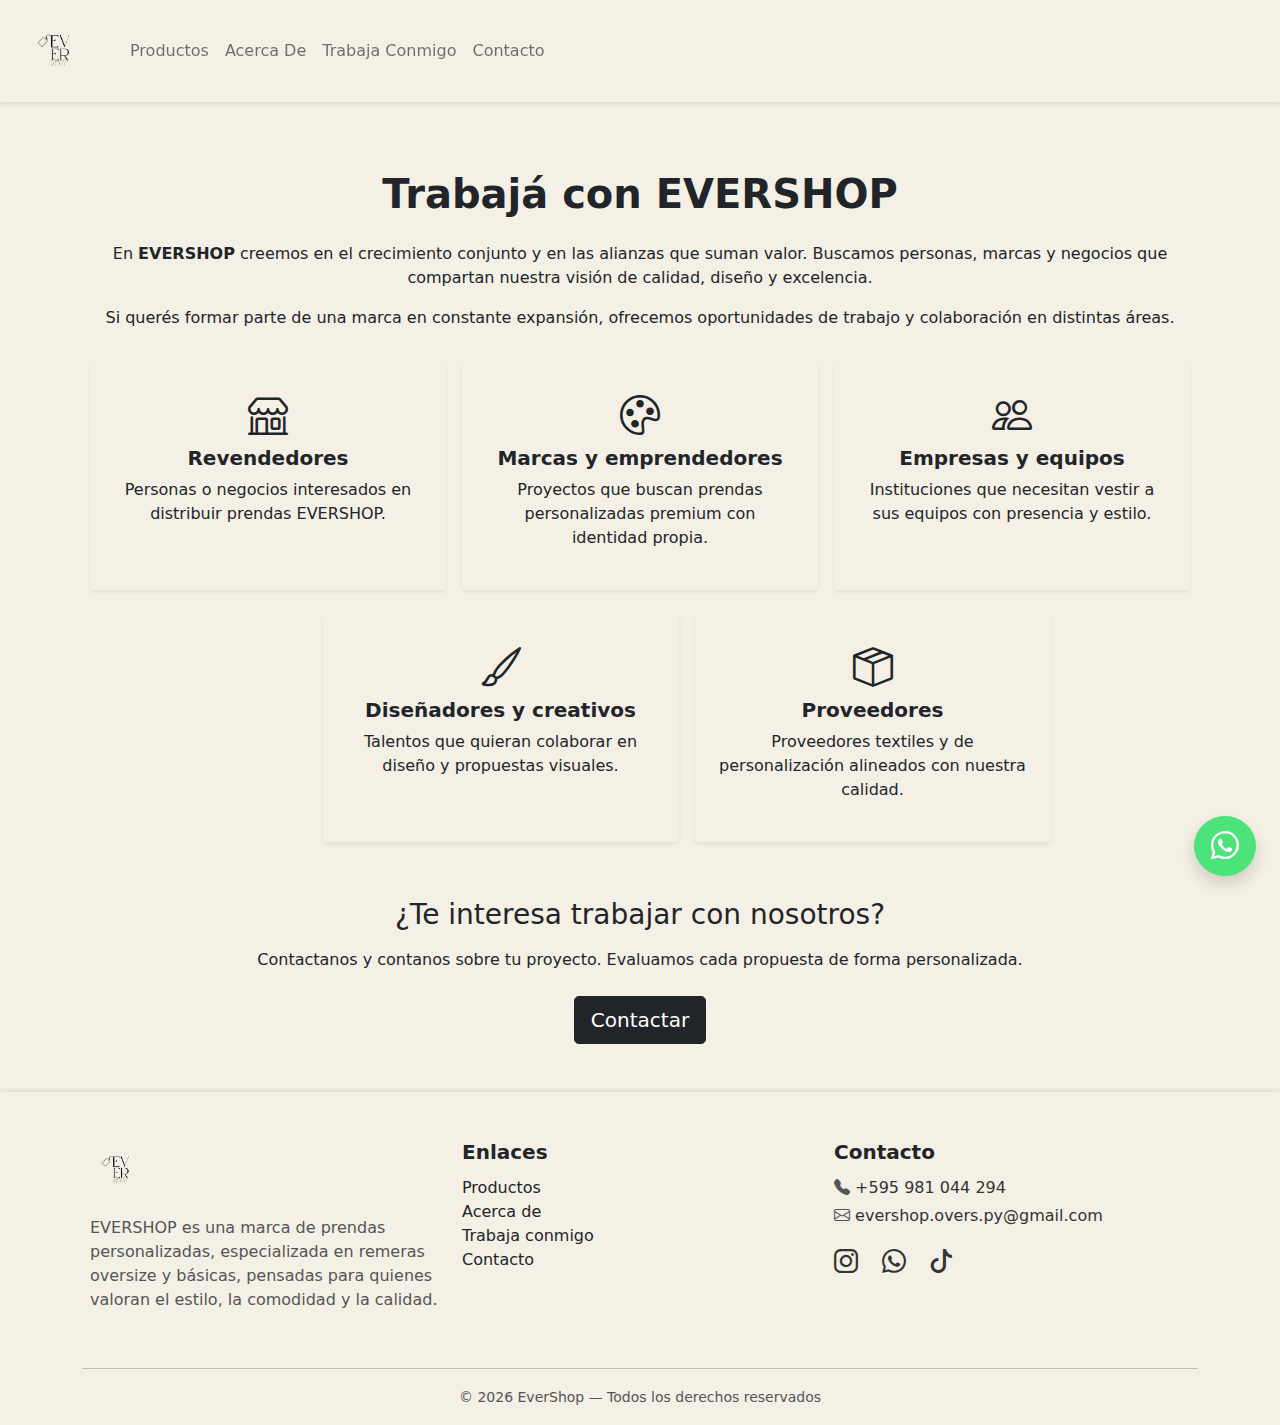
<file: paginas/trabaja.html>
<!DOCTYPE html>
<html lang="es">

<head>
    <meta charset="UTF-8">
    <meta name="viewport" content="width=device-width, initial-scale=1.0">
    <title>EverShop | Trabaja Conmigo</title>
    <link rel="stylesheet" href="../css/bootstrap.min.css">
    <link rel="stylesheet" href="https://cdn.jsdelivr.net/npm/bootstrap-icons/font/bootstrap-icons.css">
    <link rel="stylesheet" href="../css/style.css">
    <link rel="stylesheet" href="../css/style-trabaja.css">
</head>

<body class="light-mode">
    <header>
        <nav class="navbar navbar-expand-lg navbar-light fixed-top">
            <div class="container-fluid">
                <a class="navbar-brand" href="../index.html"><img src="../img/evershop logo.png" alt="logo"
                        style="max-height: 70px;"></a>
                <button class="navbar-toggler" type="button" data-bs-toggle="collapse"
                    data-bs-target="#navbarNavDropdown" aria-controls="navbarNavDropdown" aria-expanded="false"
                    aria-label="Toggle navigation">
                    <span class="navbar-toggler-icon"></span>
                </button>
                <div class="collapse navbar-collapse" id="navbarNavDropdown">
                    <ul class="navbar-nav">
                        <li class="nav-item">
                            <a class="nav-link" aria-current="page" href="../paginas/productos.html">Productos</a>
                        </li>
                        <li class="nav-item">
                            <a class="nav-link" aria-current="page" href="../paginas/acerca.html">Acerca De</a>
                        </li>
                        <li class="nav-item">
                            <a class="nav-link" href="../paginas/trabaja.html">Trabaja Conmigo</a>
                        </li>
                        <li class="nav-item">
                            <a class="nav-link" href="../paginas/contacto.html">Contacto</a>
                        </li>
                    </ul>
                </div>
            </div>
        </nav>
    </header>

    <main class="container py-5 mt-5">

        <!-- TRABAJÁ CONMIGO -->
        <section class="mb-5 text-center">
            <h1 class="fw-bold mb-4">Trabajá con EVERSHOP</h1>
            <p class="mb-3">
                En <strong>EVERSHOP</strong> creemos en el crecimiento conjunto y en las alianzas que suman valor.
                Buscamos personas, marcas y negocios que compartan nuestra visión de calidad, diseño y excelencia.
            </p>
            <p>
                Si querés formar parte de una marca en constante expansión, ofrecemos oportunidades de trabajo y
                colaboración en distintas áreas.
            </p>
        </section>

        <!-- ÁREAS DE COLABORACIÓN -->
        <section class="row text-center mb-5">

            <div class="col-md-4 mb-4">
                <div class="p-4 shadow-sm rounded h-100">
                    <i class="bi bi-shop fs-1 mb-3"></i>
                    <h5 class="fw-bold">Revendedores</h5>
                    <p>Personas o negocios interesados en distribuir prendas EVERSHOP.</p>
                </div>
            </div>

            <div class="col-md-4 mb-4">
                <div class="p-4 shadow-sm rounded h-100">
                    <i class="bi bi-palette fs-1 mb-3"></i>
                    <h5 class="fw-bold">Marcas y emprendedores</h5>
                    <p>Proyectos que buscan prendas personalizadas premium con identidad propia.</p>
                </div>
            </div>

            <div class="col-md-4 mb-4">
                <div class="p-4 shadow-sm rounded h-100">
                    <i class="bi bi-people fs-1 mb-3"></i>
                    <h5 class="fw-bold">Empresas y equipos</h5>
                    <p>Instituciones que necesitan vestir a sus equipos con presencia y estilo.</p>
                </div>
            </div>

            <div class="col-md-4 mb-4">
                <div class="p-4 shadow-sm rounded h-100">
                    <i class="bi bi-brush fs-1 mb-3"></i>
                    <h5 class="fw-bold">Diseñadores y creativos</h5>
                    <p>Talentos que quieran colaborar en diseño y propuestas visuales.</p>
                </div>
            </div>

            <div class="col-md-4 mb-4">
                <div class="p-4 shadow-sm rounded h-100">
                    <i class="bi bi-box-seam fs-1 mb-3"></i>
                    <h5 class="fw-bold">Proveedores</h5>
                    <p>Proveedores textiles y de personalización alineados con nuestra calidad.</p>
                </div>
            </div>

        </section>

        <!-- CTA -->
        <section class="text-center">
            <h3 class="mb-3">¿Te interesa trabajar con nosotros?</h3>
            <p class="mb-4">
                Contactanos y contanos sobre tu proyecto. Evaluamos cada propuesta de forma personalizada.
            </p>
            <a href="https://wa.me/595981044294?text=Hola%2C%20estoy%20interesado%20en%20trabajar%20con%20EVERSHOP."
                class="btn btn-dark btn-lg" target="_blank">
                Contactar
            </a>
        </section>

    </main>

    <footer class="text-dark pt-5">
        <div class="container">
            <div class="row">

                <!-- LOGO + DESCRIPCIÓN -->
                <div class="col-md-4 mb-4">
                    <a href="../index.html">
                        <img src="../img/evershop logo.png" alt="EverShop" style="max-height: 60px;">
                    </a>
                    <p class="mt-3">
                        EVERSHOP es una marca de prendas personalizadas, especializada en remeras oversize y básicas,
                        pensadas para quienes valoran el estilo, la comodidad y la calidad.
                    </p>
                </div>

                <!-- LINKS -->
                <div class="col-md-4 mb-4">
                    <h5 class="fw-bold">Enlaces</h5>
                    <ul class="list-unstyled">
                        <li><a href="../paginas/productos.html" class="text-decoration-none text-dark">Productos</a>
                        </li>
                        <li><a href="../paginas/acerca.html" class="text-decoration-none text-dark">Acerca de</a></li>
                        <li><a href="../paginas/trabaja.html" class="text-decoration-none text-dark">Trabaja conmigo</a>
                        </li>
                        <li><a href="../paginas/contacto.html" class="text-decoration-none text-dark">Contacto</a></li>
                    </ul>
                </div>

                <!-- CONTACTO -->
                <div class="col-md-4 mb-4">
                    <h5 class="fw-bold">Contacto</h5>
                    <p class="mb-1">
                        <i class="bi bi-telephone-fill"></i>
                        <a href="tel:+595981044294">+595 981 044 294</a>
                    </p>
                    <p class="mb-1">
                        <i class="bi bi-envelope"></i>
                        <a href="mailto:evershop.overs.py@gmail.com">
                            evershop.overs.py@gmail.com
                        </a>
                    </p>

                    <!-- REDES -->
                    <div class="mt-3 social-icons">
                        <a href="https://www.instagram.com/___evershop" class="fs-4 me-3 instagram">
                            <i class="bi bi-instagram"></i>
                        </a>

                        <a href="https://wa.me/595981044294" class="fs-4 me-3 whatsapp">
                            <i class="bi bi-whatsapp"></i>
                        </a>

                        <a href="https://www.tiktok.com/@___evershop" class="fs-4 tiktok">
                            <i class="bi bi-tiktok"></i>
                        </a>
                    </div>
                </div>

            </div>

            <hr>

            <!-- COPYRIGHT -->
            <div class="text-center pb-3">
                <small>
                    © 2026 EverShop — Todos los derechos reservados
                </small>
            </div>
        </div>
    </footer>


    <a href="https://wa.me/595981044294?text=Hola%2C%20me%20gustar%C3%ADa%20obtener%20m%C3%A1s%20informaci%C3%B3n%20sobre%20sus%20productos."
        class="btn btn-success btn-lg position-fixed bottom-0 end-0 m-4 rounded-circle shadow" target="_blank">
        <i class="bi bi-whatsapp fs-3"></i>
    </a>


    <script src="../js/bootstrap.bundle.min.js"></script>
</body>

</html>
</file>
<file: css/style-index.css>
/* =======================
   BASE
======================= */

body {
    background-color: #F4F0E5;
}

html {
    scroll-behavior: smooth;
}

/* =======================
   NAVBAR
======================= */

.navbar {
    background-color: #F4F0E5;
    box-shadow: 0 2px 4px rgba(0, 0, 0, 0.1);
    padding: 10px 0;
}

.navbar .nav-link,
.navbar .navbar-brand {
    color: #333;
    transition: color 0.3s ease,
                text-shadow 0.3s ease,
                transform 0.3s ease,
                background-color 0.3s ease,
                box-shadow 0.3s ease;
}

.navbar .nav-link {
    padding: 8px 14px;
    border-radius: 10px;
}

.navbar .nav-link:hover {
    color: #000;
    text-shadow: 0 4px 8px rgba(0, 0, 0, 0.25);
    transform: translateY(-1px);
    background-color: #e6dfcf;
    box-shadow: 0 4px 10px rgba(0, 0, 0, 0.18);
}

.navbar .nav-link.active {
    background-color: #e6dfcf;
    box-shadow: inset 0 0 0 1px rgba(0,0,0,0.08);
    font-weight: 500;
}

.navbar-brand {
    padding: 6px 12px;
    border-radius: 6px;
    font-weight: 600;
}

.navbar-brand img {
    display: block;
    max-height: 50px;
}

.navbar-toggler {
    border: none;
    padding: 6px 10px;
    font-size: 18px;
    color: #333;
}

.navbar-toggler:focus {
    outline: none;
    box-shadow: none;
}

/* =======================
   NAVBAR MOBILE
======================= */

@media (max-width: 768px) {
    .navbar-collapse {
        background-color: #F4F0E5;
        margin-top: 10px;
        padding: 12px;
        border-radius: 14px;
        box-shadow: 0 6px 18px rgba(0, 0, 0, 0.12);
    }

    .navbar-nav {
        gap: 6px;
    }

    .navbar .nav-link {
        text-align: center;
        font-size: 16px;
    }

    .navbar .nav-link:active {
        transform: scale(0.96);
    }
}

/* =======================
   BOTÓN WHATSAPP
======================= */

.btn-success {
    background-color: #4be37a;
    border-color: #4be37a;
}

.btn-success:hover {
    background-color: #3fd46d;
    border-color: #3fd46d;
}

.btn-success:focus {
    box-shadow: 0 0 0 0.2rem rgba(75, 227, 122, 0.5);
}

@media (max-width: 768px) {
    .btn-success.position-fixed {
        bottom: 16px !important;
        right: 16px !important;
    }
}

/* =======================
   HERO
======================= */

.hero {
    min-height: auto;
    max-height: 85vh;
    margin-top: 90px;
    position: relative;
    padding-bottom: 20px;
}

.hero::after {
    content: "";
    position: absolute;
    inset: 0;
    background: linear-gradient(
        to right,
        rgba(0,0,0,0.04),
        rgba(0,0,0,0)
    );
    pointer-events: none;
}

#heroCarousel,
.carousel-inner {
    height: 100%;
    max-height: 500px;
}

.carousel-item {
    position: relative;
    height: 100%;
}

.carousel-item.active,
.carousel-item-next,
.carousel-item-prev {
    display: flex;
    align-items: center;
    justify-content: center;
}

/* =======================
   CAROUSEL CARD STYLE - MEJORADO
======================= */

.carousel-item {
    padding: 10px 20px 60px;
}

.carousel-item img {
    width: 100%;
    max-width: 320px;
    height: 380px;
    object-fit: contain;
    border-radius: 16px;
    box-shadow: 
        0 8px 30px rgba(0, 0, 0, 0.12),
        0 3px 10px rgba(0, 0, 0, 0.08);
    transition: transform 0.6s ease, box-shadow 0.6s ease;
    background-color: rgba(255, 255, 255, 0.5);
    padding: 15px;
}

.carousel-item.active img {
    transform: scale(1);
}

.carousel-item img:hover {
    transform: scale(1.02);
    box-shadow: 
        0 12px 40px rgba(0, 0, 0, 0.15),
        0 5px 14px rgba(0, 0, 0, 0.12);
}

/* =======================
   CAROUSEL BADGE - POSICIONAMIENTO MEJORADO
======================= */

.carousel-badge {
    position: absolute;
    top: 18px;
    left: 50%;
    transform: translateX(-50%);
    background: rgba(0, 0, 0, 0.85);
    color: #F4F0E5;
    padding: 6px 16px;
    font-size: 12px;
    letter-spacing: 0.8px;
    border-radius: 999px;
    font-weight: 500;
    z-index: 10;
    white-space: nowrap;
    box-shadow: 0 4px 12px rgba(0, 0, 0, 0.25);
}

/* =======================
   HERO CTA
======================= */

.hero-cta {
    position: absolute;
    bottom: 15px;
    left: 50%;
    transform: translateX(-50%);
    text-align: center;
    z-index: 10;
}

.hero-cta p {
    font-size: 13px;
    color: #333;
    font-weight: 500;
    line-height: 1.5;
    margin-bottom: 8px;
}

.hero-cta .btn {
    margin-top: 6px;
    background-color: rgba(0, 0, 0, 0.85);
    color: #f4f0e5;
    border: none;
    font-size: 13px;
    padding: 7px 16px;
    border-radius: 25px;
    letter-spacing: 0.4px;
    box-shadow: 0 4px 12px rgba(0, 0, 0, 0.25);
    transition: transform 0.2s ease, box-shadow 0.2s ease, background-color 0.2s ease;
}

.hero-cta .btn:hover {
    transform: translateY(-2px);
    box-shadow: 0 6px 16px rgba(0, 0, 0, 0.35);
    background-color: rgba(0, 0, 0, 0.95);
}

/* =======================
   HERO MOBILE - OPTIMIZADO
======================= */

@media (max-width: 768px) {
    .hero {
        min-height: auto;
        margin-top: 70px;
        padding-bottom: 20px;
    }

    .hero .container-fluid {
        padding: 0.5rem !important;
    }

    .mobile-title {
        padding-top: 1.5rem !important;
        padding-bottom: 0.8rem !important;
        margin: 0;
    }

    .col-12.d-block.d-md-none.text-center.py-4 {
        padding-top: 1rem !important;
        padding-bottom: 1rem !important;
    }

    #heroCarousel {
        min-height: 400px;
        max-height: 55vh;
    }

    .carousel-item {
        padding: 15px 15px 70px;
        padding-top: 45px;
    }

    .carousel-item img {
        max-width: 100%;
        height: 380px;
        border-radius: 14px;
        padding: 12px;
    }

    /* Badge mobile mejorado - posicionado arriba sin tapar imagen */
    .carousel-badge {
        top: 10px;
        font-size: 11px;
        padding: 5px 14px;
        background: rgba(0, 0, 0, 0.90);
    }

    .hero-cta {
        bottom: 18px;
    }

    .hero-cta p {
        font-size: 13px;
        color: #333;
    }

    .hero-cta .btn {
        font-size: 13px;
        padding: 6px 14px;
    }

    .hero-cta .btn:active {
        transform: scale(0.96);
    }
}

/* =======================
   TEXTOS
======================= */

.welcome-title {
    font-size: 22px;
    font-weight: 500;
    margin-bottom: 6px;
    color: #333;
}

.brand-title {
    margin: 0;
    font-size: 42px;
    letter-spacing: 2px;
}

.brand-ever {
    font-weight: 800;
}

.brand-shop {
    font-style: italic;
    font-weight: 300;
    opacity: 0.85;
}

.hero-slogan {
    font-size: 15px;
    color: #555;
    line-height: 1.5;
}

.mobile-title {
    font-style: italic;
    font-weight: 300;
    opacity: 0.85;
}

.welcome-badge {
    display: inline-block;
    background: rgba(0, 0, 0, 0.08);
    padding: 6px 16px;
    border-radius: 20px;
    font-size: 13px;
    font-weight: 500;
    color: #555;
    letter-spacing: 0.5px;
}

.hero-features {
    display: flex;
    flex-direction: column;
    gap: 12px;
}

.feature-item {
    display: flex;
    align-items: center;
    gap: 10px;
    font-size: 15px;
    color: #555;
}

.feature-item i {
    color: #000;
    font-size: 18px;
}

@media (max-width: 768px) {
    .brand-title {
        font-size: 36px;
    }

    .welcome-title {
        font-size: 18px;
    }

    .mobile-title {
        font-size: 22px;
        color: #333;
    }

    .hero-slogan {
        font-size: 15px;
    }
}

/* =======================
   FOOTER ESTILO NAVBAR
======================= */

footer {
    background-color: #F4F0E5;
    color: #333;
    box-shadow: 0 -2px 4px rgba(0, 0, 0, 0.08);
}

footer a {
    color: #333;
    text-decoration: none;
    transition: color 0.3s ease;
}

footer ul a:hover {
    color: #000;
}

footer .bi {
    transition: transform 0.3s ease, color 0.3s ease;
}

footer a:hover .bi {
    transform: scale(1.15);
}

footer .social-icons a {
    transition: color 0.3s ease, transform 0.3s ease;
}

footer .social-icons a.instagram:hover {
    color: #cd1854;
}

footer .social-icons a.tiktok:hover {
    color: #00f2ea;
}

footer .social-icons a.whatsapp:hover {
    color: #25D366;
}

footer .social-icons a:hover {
    transform: scale(1.15);
}

footer h5 {
    font-weight: 600;
    margin-bottom: 12px;
}

footer p,
footer small,
footer li {
    color: #555;
}

@media (max-width: 768px) {
    footer {
        text-align: center;
    }

    footer .col-md-4 {
        margin-bottom: 20px;
    }

    footer img {
        margin: 0 auto;
        display: block;
    }

    footer ul {
        padding: 0;
    }
}

/* =======================
   TRANSICIONES SUAVES
======================= */

.carousel-item {
    transition: transform 0.8s ease-in-out, opacity 0.8s ease-in-out;
}

/* =======================
   INDICADORES PERSONALIZADOS
======================= */

.carousel-indicators {
    bottom: 10px;
    z-index: 10;
}

.carousel-indicators [data-bs-target] {
    width: 8px;
    height: 8px;
    border-radius: 50%;
    background-color: rgba(0,0,0,0.25);
    border: none;
    margin: 0 5px;
    transition: all 0.3s ease;
}

.carousel-indicators .active {
    background-color: rgba(0,0,0,0.85);
    transform: scale(1.2);
}

/* =======================
   CONTROLES DEL CAROUSEL
======================= */

.carousel-control-prev-icon,
.carousel-control-next-icon {
    filter: invert(1);
    opacity: 0.75;
    transition: opacity 0.3s ease, transform 0.3s ease;
}

.carousel-control-prev:hover .carousel-control-prev-icon,
.carousel-control-next:hover .carousel-control-next-icon {
    opacity: 1;
    transform: scale(1.1);
}

/* =======================
   ANIMACIÓN CTA
======================= */

.hero-cta {
    animation: fadeUpCTA 0.8s ease forwards;
}

@keyframes fadeUpCTA {
    from {
        opacity: 0;
        transform: translate(-50%, 12px);
    }
    to {
        opacity: 1;
        transform: translate(-50%, 0);
    }
}

/* =======================
   SOMBRA SUTIL HERO
======================= */

.hero::before {
    content: "";
    position: absolute;
    inset: 0;
    background: radial-gradient(
        circle at center,
        rgba(0,0,0,0.03),
        transparent 70%
    );
    pointer-events: none;
    z-index: 1;
}

#heroCarousel {
    position: relative;
    z-index: 2;
}

/* =======================
   BENEFITS SECTION
======================= */

.benefits {
    background-color: #F4F0E5;
}

.benefit-card {
    padding: 20px;
    text-align: center;
    transition: transform 0.3s ease;
}

.benefit-card:hover {
    transform: translateY(-5px);
}

.benefit-icon {
    font-size: 2.5rem;
    color: #333;
    margin-bottom: 15px;
}

.benefit-card h5 {
    font-weight: 600;
    color: #333;
    margin-bottom: 8px;
}

.benefit-card p {
    color: #666;
    font-size: 14px;
    margin: 0;
}

/* =======================
   FEATURED PRODUCTS
======================= */

.featured-products {
    background-color: #F4F0E5;
}

.section-header {
    margin-bottom: 40px;
}

.section-title {
    font-size: 32px;
    font-weight: 700;
    color: #333;
    margin-bottom: 10px;
}

.section-subtitle {
    color: #666;
    font-size: 16px;
}

.product-card {
    background: #fff;
    border-radius: 16px;
    overflow: hidden;
    transition: transform 0.3s ease, box-shadow 0.3s ease;
    box-shadow: 0 4px 12px rgba(0, 0, 0, 0.08);
}

.product-card:hover {
    transform: translateY(-8px);
    box-shadow: 0 8px 24px rgba(0, 0, 0, 0.15);
}

.product-image {
    position: relative;
    overflow: hidden;
    aspect-ratio: 3/4;
    background-color: rgba(244, 240, 229, 0.3);
}

.product-image img {
    width: 100%;
    height: 100%;
    object-fit: contain;
    transition: transform 0.4s ease;
    padding: 10px;
}

.product-card:hover .product-image img {
    transform: scale(1.08);
}

.product-overlay {
    position: absolute;
    inset: 0;
    background: rgba(0, 0, 0, 0.6);
    display: flex;
    align-items: center;
    justify-content: center;
    opacity: 0;
    transition: opacity 0.3s ease;
}

.product-card:hover .product-overlay {
    opacity: 1;
}

.product-info {
    padding: 20px;
    text-align: center;
}

.product-info h5 {
    font-size: 18px;
    font-weight: 600;
    color: #333;
    margin-bottom: 8px;
}

.product-price {
    color: #666;
    font-size: 15px;
    font-weight: 500;
    margin: 0;
}

/* =======================
   CTA SECTION
======================= */

.cta-section {
    background: linear-gradient(135deg, #333 0%, #555 100%);
    color: #fff;
}

.cta-title {
    font-size: 28px;
    font-weight: 700;
    color: #fff;
}

.cta-text {
    color: #e0e0e0;
    font-size: 16px;
    margin: 0;
}

/* =======================
   RESPONSIVE ADJUSTMENTS
======================= */

@media (max-width: 576px) {
    .carousel-indicators {
        bottom: 8px;
    }

    .carousel-indicators [data-bs-target] {
        width: 6px;
        height: 6px;
        margin: 0 4px;
    }
}
</file>
<file: css/style.css>
/* =======================
   BASE
======================= */

body {
    background-color: #F4F0E5;
    padding-top: 90px;
     max-width: 100%;  /* Evita el scroll horizontal */
    overflow-x: hidden; /* Evita el scroll horizontal */
}

html {
    scroll-behavior: smooth; 
    max-width: 100%;   /* Evita el scroll horizontal */
    overflow-x: hidden; /* Evita el scroll horizontal */
}

.container, .container-fluid {
    overflow-x: hidden;
}

/* Ajustar el row que puede causar el desbordamiento */
.row {
    margin-left: 0;
    margin-right: 0;
}

/* Asegurar que las columnas no se salgan */
[class*="col-"] {
    padding-left: 8px;
    padding-right: 8px;
}

@media (max-width: 768px) {
    main.container {
        padding-left: 10px;
        padding-right: 10px;
    }
    
    .row.g-4 {
        --bs-gutter-x: 0.5rem; /* Reduce el espacio entre productos */
    }
}
/* NUEVO: scroll suave 
main {
    padding-top: 120px;
    outline: 2px solid red;
}
*/
/* =======================
   NAVBAR
======================= */
@media (max-width: 768px) {
    body {
        padding-top: 100px;
    }
}

.navbar {
    background-color: #F4F0E5;
    box-shadow: 0 2px 4px rgba(0, 0, 0, 0.1);
    padding: 10px 0;
}

.navbar .nav-link,
.navbar .navbar-brand {
    color: #333; /* AJUSTE: mejor contraste */
    transition: color 0.3s ease,
                text-shadow 0.3s ease,
                transform 0.3s ease,
                background-color 0.3s ease,
                box-shadow 0.3s ease;
}

.navbar .nav-link {
    padding: 8px 14px;
    border-radius: 10px;
}

.navbar .nav-link:hover {
    color: #000;
    text-shadow: 0 4px 8px rgba(0, 0, 0, 0.25);
    transform: translateY(-1px);
    background-color: #e6dfcf;
    box-shadow: 0 4px 10px rgba(0, 0, 0, 0.18);
}

/* NUEVO: link activo */
.navbar .nav-link.active {
    background-color: #e6dfcf;
    box-shadow: inset 0 0 0 1px rgba(0,0,0,0.08);
    font-weight: 500;
}

.navbar-brand {
    padding: 6px 12px;
    border-radius: 6px;
    font-weight: 600;
}

.navbar-brand img {
    display: block;
    max-height: 50px;
}

.navbar-toggler {
    border: none;
    padding: 6px 10px;
    font-size: 18px;
    color: #333;
}

.navbar-toggler:focus {
    outline: none;
    box-shadow: none;
}

/* =======================
   NAVBAR MOBILE
======================= */

@media (max-width: 768px) {
    .navbar-collapse {
        background-color: #F4F0E5;
        margin-top: 10px;
        padding: 12px;
        border-radius: 14px;
        box-shadow: 0 6px 18px rgba(0, 0, 0, 0.12);
    }

    .navbar-nav {
        gap: 6px;
    }

    .navbar .nav-link {
        text-align: center;
        font-size: 16px;
    }

    /* NUEVO: feedback táctil */
    .navbar .nav-link:active {
        transform: scale(0.96);
    }
}

/* =======================
   BOTÓN WHATSAPP
======================= */

.btn-success {
    background-color: #4be37a;
    border-color: #4be37a;
}

.btn-success:hover {
    background-color: #3fd46d;
    border-color: #3fd46d;
}

.btn-success:focus {
    box-shadow: 0 0 0 0.2rem rgba(75, 227, 122, 0.5);
}

@media (max-width: 768px) {
    .btn-success.position-fixed {
        bottom: 16px !important;
        right: 16px !important;
    }
}


/* =======================
   FOOTER MOBILE
======================= */


/* =======================
   FOOTER ESTILO NAVBAR
======================= */

footer {
    background-color: #F4F0E5;/* mismo color que el navbar */
    color: #333;
    box-shadow: 0 -2px 4px rgba(0, 0, 0, 0.08); /* sombra superior */
}

footer a {
    color: #333;
    text-decoration: none; /* ← esto quita las rayas */
    transition: color 0.3s ease;
}

footer ul a:hover {
    color: #000;
}

footer .bi {
    transition: transform 0.3s ease, color 0.3s ease;
}

footer a:hover .bi {
    transform: scale(1.15);
}

/* Transición general */
footer .social-icons a {
    transition: color 0.3s ease, transform 0.3s ease;
}

/* Instagram: naranja + rojo */
footer .social-icons a.instagram:hover {
    color: #cd1854; /* rosa/rojo Instagram */
}

/* TikTok: negro con azul */
footer .social-icons a.tiktok:hover {
    color: #00f2ea; /* azul TikTok */
}

/* WhatsApp */
footer .social-icons a.whatsapp:hover {
    color: #25D366;
}

/* Zoom suave */
footer .social-icons a:hover {
    transform: scale(1.15);
}

footer h5 {
    font-weight: 600;
    margin-bottom: 12px;
}

footer p,
footer small,
footer li {
    color: #555;
}

@media (max-width: 768px) {
    footer {
        text-align: center;
    }

    footer .col-md-4 {
        margin-bottom: 20px;
    }

    footer img {
        margin: 0 auto;
        display: block;
    }

    footer ul {
        padding: 0;
    }
}
</file>
<file: css/style-productos.css>
.filters {
    border-right: 1px solid rgba(0,0,0,0.1);
}

.filters h5 {
    margin-bottom: 16px;
}

.filters .filter-btn {
    width: 100%;
    text-align: left;
    padding: 8px 12px;
    border: none;
    background: none;
    border-radius: 8px;
    transition: background 0.3s;
}

.filters .filter-btn:hover {
    background-color: #e6dfcf;
}

.filters .filter-btn.active {
    background-color: #333;
    color: #fff;
}

@media (max-width: 768px) {
    .filters {
        border-right: none;
        border-bottom: 1px solid rgba(0,0,0,0.1);
        margin-bottom: 20px;
        padding-bottom: 15px;
    }

    .filters h5 {
        font-size: 15px;
        margin-bottom: 12px;
        font-weight: 600;
    }

    .filters ul {
        display: flex;
        flex-wrap: wrap; /* Esto permite múltiples filas */
        gap: 8px;
        justify-content: flex-start;
    }

    .filters li {
        flex: 0 0 auto;
    }

    .filters .filter-btn {
        white-space: nowrap;
        text-align: center;
        background-color: #e6dfcf;
        padding: 8px 14px;
        font-size: 12px;
        border: 1px solid transparent;
        transition: all 0.2s;
    }
    
    .filters .filter-btn.active {
        background-color: #333;
        color: #fff;
        border-color: #333;
        transform: scale(1.05);
    }

    .filters .filter-btn:active {
        transform: scale(0.95);
    }
}


/* Ajustar contenido dentro de la card */
.card {
    overflow: hidden;
}

.card-body {
    padding: 15px;
}

.card-body h5 {
    font-size: 16px;
    margin-bottom: 8px;
}

.price {
    font-weight: 600;
    font-size: 16px;
    margin-bottom: 8px;
}

.colors {
    display: flex;
    gap: 8px;
    margin-bottom: 8px;
    flex-wrap: wrap;
}

.color-option {
    width: 20px;
    height: 20px;
    border-radius: 50%;
    cursor: pointer;
    flex-shrink: 0;
}

.color-option.active {
    outline: 2px solid #333;
}

.color-option:hover {
    transform: scale(1.1);
}

.sizes {
    display: flex;
    gap: 6px;
    margin-bottom: 10px;
    flex-wrap: wrap;
}

.size-option {
    padding: 4px 8px;
    border: 1px solid #333;
    border-radius: 6px;
    font-size: 12px;
    cursor: pointer;
    transition: background 0.3s, color 0.3s;
    flex-shrink: 0;
}

.size-option:hover {
    background-color: #333;
    color: #fff;
}

.size-option.active {
    background-color: #333;
    color: #fff;
}

.btn-order {
    width: 100%;
    padding: 8px;
    background-color: #25D366;
    color: #fff;
    border: none;
    border-radius: 10px;
    font-weight: 600;
    font-size: 13px;
    cursor: pointer;
    transition: background 0.3s, transform 0.2s;
}

.btn-order:hover {
    background-color: #1ebe5d;
    transform: translateY(-1px);
}

.btn-order:active {
    transform: scale(0.98);
}

/* Ajustes específicos para móvil */
@media (max-width: 768px) {
    .card-body {
        padding: 10px;
    }
    
    .size-option {
        padding: 3px 6px;
        font-size: 11px;
    }
    
    .btn-order {
        padding: 6px;
        font-size: 12px;
    }
}

/* Paginación */
.pagination-container {
    margin-top: 30px;
}

.pagination .page-link {
    color: #333;
    border: 1px solid #333;
    margin: 0 5px;
    border-radius: 5px;
}

.pagination .page-link:hover {
    background-color: #333;
    color: #fff;
}

.pagination .page-item.active .page-link {
    background-color: #333;
    border-color: #333;
}


/* Mensaje informativo de prendas */
.info-prendas {
    background-color: #f3efe6;
    border: 1px solid rgba(0,0,0,0.08);
    border-radius: 12px;
    padding: 12px 16px;
    margin-bottom: 25px;
    display: flex;
    align-items: center;
    gap: 10px;
    font-size: 14px;
    color: #333;
}

.info-prendas i {
    font-size: 18px;
    color: #555;
}

/* Mobile */
@media (max-width: 768px) {
    .info-prendas {
        font-size: 13px;
        padding: 10px 12px;
        text-align: left;
    }
}

/* Paginación - Mobile */
@media (max-width: 768px) {
    .pagination {
        flex-wrap: wrap;
        justify-content: center;
        gap: 4px;
    }

    .pagination .page-link {
        padding: 6px 10px;
        font-size: 12px;
        margin: 0;
    }
}


@media (max-width: 768px) {
    .pagination-container {
        display: flex;
        justify-content: center;
        padding: 0 10px;
    }

    .pagination {
        max-width: 100%;
    }
}
</file>
<file: css/style-contacto.css>
/* =========================
   CONTACTO - GENERAL
========================= */
.contact-card {
    background-color: #F4F0E5;
    border: none;
    border-radius: 16px;
    transition: transform 0.3s ease, box-shadow 0.3s ease;
    min-height: 380px;
    display: flex;
    flex-direction: column;
    justify-content: center;
    align-items: center;
}

.contact-card:hover {
    transform: translateY(-5px);
    box-shadow: 0 12px 25px rgba(0, 0, 0, 0.12);
}

/* Íconos de contacto */
.contact-card i {
    margin-bottom: 1rem;
}

.contact-card i.bi-whatsapp {
    color: #25D366;
}

.contact-card i.bi-instagram {
    background: linear-gradient(45deg, #feda75, #fa7e1e, #d62976, #962fbf, #4f5bd5);
    -webkit-background-clip: text;
    -webkit-text-fill-color: transparent;
    background-clip: text;
}

.contact-card i.bi-tiktok {
    color: #00f2ea;
}

.contact-card i.bi-envelope {
    color: #0d6efd;
}

/* Títulos con altura mínima para mantener alineación */
.contact-card h5 {
    margin-bottom: 1rem;
    min-height: 50px;
    display: flex;
    align-items: center;
    justify-content: center;
    text-align: center;
}

/* Párrafos */
.contact-card p {
    color: #333;
    margin-bottom: 1.5rem;
}

.contact-card a {
    color: #333;
    text-decoration: none;
}

.contact-card a:hover {
    color: #555;
}

/* Botones */
.contact-card .btn {
    border-radius: 30px;
    padding: 12px 30px;
    font-weight: 500;
    margin-top: auto;
    min-width: 200px;
}

.contact-card .btn-success {
    background-color: #25D366;
    border: none;
}

.contact-card .btn-success:hover {
    background-color: #1ebe5d;
}

.contact-card .btn-danger {
    background-color: #E1306C;
    border: none;
}

.contact-card .btn-danger:hover {
    background-color: #c91d5c;
}

.contact-card .btn-tiktok {
    background-color: #00f2ea;
    border: none;
    color: #000;
}

.contact-card .btn-tiktok:hover {
    background-color: #00d4cc;
    color: #000;
}

.contact-card .btn-primary {
    background-color: #0d6efd;
    border: none;
}

.contact-card .btn-primary:hover {
    background-color: #0b5ed7;
}

/* Ajuste del espaciado del main */
main.container.py-5 {
    padding-top: 6rem !important;
    padding-bottom: 4rem !important;
}

/* =========================
   REDES SOCIALES (Footer)
========================= */
.social-icons a,
.instagram,
.tiktok,
.whatsapp {
    text-decoration: none;
    transition: all 0.3s ease;
}

.instagram {
    color: #333;
}

.instagram:hover {
    color: #E1306C;
    transform: scale(1.1);
}

.tiktok {
    color: #333;
}

.tiktok:hover {
    color: #00f2ea;
    transform: scale(1.1);
}

.whatsapp {
    color: #333;
}

.whatsapp:hover {
    color: #25D366;
    transform: scale(1.1);
}

/* =========================
   VERSIÓN MÓVIL
========================= */
@media (max-width: 768px) {
    main.container.py-5 {
        padding-top: 5rem !important;
        padding-bottom: 3rem !important;
    }

    .contact-card {
        min-height: 320px;
        padding: 2rem 1.5rem !important;
    }

    .contact-card h5 {
        font-size: 1.1rem;
        min-height: 40px;
    }

    .contact-card p {
        font-size: 0.95rem;
        margin-bottom: 1rem;
    }

    .contact-card .btn {
        width: 100%;
        min-width: auto;
        font-size: 1rem;
        padding: 12px 20px;
    }

    .social-icons a {
        font-size: 2rem !important;
        margin: 0 12px !important;
    }

    .mb-5 {
        margin-bottom: 2.5rem !important;
    }

    /* Espaciado entre filas de tarjetas en móvil */
    .g-4 {
        gap: 1.5rem !important;
    }
}

/* =========================
   TABLET
========================= */
@media (min-width: 769px) and (max-width: 991px) {
    .contact-card {
        min-height: 350px;
    }

    .contact-card .btn {
        min-width: 180px;
    }
}
</file>
<file: css/style-trabaja.css>
/* Ajustar el espaciado superior del main */
main.container.py-5.mt-5 {
    padding-top: 2rem !important;
}

/* Reducir el margen inferior de la sección de encabezado */
section.mb-5.text-center {
    margin-bottom: 2rem !important;
}

/* Responsive - menos espacio en móvil */
@media (max-width: 768px) {
    main.container.py-5.mt-5 {
        padding-top: 1.5rem !important;
        margin-top: 3.5rem !important;
    }
}

/* Estilos para centrar las tarjetas de Diseñadores y Proveedores */

/* Contenedor de las áreas de colaboración */
.row.text-center.mb-5 {
    display: flex;
    flex-wrap: wrap;
    justify-content: center;
}

/* Las primeras 3 tarjetas permanecen en fila completa */
.row.text-center.mb-5 .col-md-4:nth-child(1),
.row.text-center.mb-5 .col-md-4:nth-child(2),
.row.text-center.mb-5 .col-md-4:nth-child(3) {
    flex: 0 0 33.333333%;
    max-width: 33.333333%;
}

/* Las últimas 2 tarjetas (Diseñadores y Proveedores) se centran más hacia la izquierda */
.row.text-center.mb-5 .col-md-4:nth-child(4),
.row.text-center.mb-5 .col-md-4:nth-child(5) {
    flex: 0 0 33.333333%;
    max-width: 33.333333%;
}

/* Ajuste para mover las tarjetas hacia la izquierda */
.row.text-center.mb-5 .col-md-4:nth-child(4) {
    margin-left: 8.333333%; /* Más cerca de la izquierda que centrado */
}

/* Estilos para las tarjetas */
.row.text-center.mb-5 .col-md-4 > div {
    background-color: #F4F0E5;
    transition: transform 0.3s ease, box-shadow 0.3s ease;
    height: 100%;
}

.row.text-center.mb-5 .col-md-4 > div:hover {
    transform: translateY(-5px);
    box-shadow: 0 0.5rem 1rem rgba(0, 0, 0, 0.15) !important;
}

/* Estilos para los íconos */
.row.text-center.mb-5 i {
    color: #212529;
    transition: color 0.3s ease;
}

.row.text-center.mb-5 .col-md-4:hover i {
    color: #0d6efd;
}

/* Responsive - TABLET */
@media (max-width: 991px) and (min-width: 769px) {
    .row.text-center.mb-5 .col-md-4:nth-child(4) {
        margin-left: 0;
    }
    
    .row.text-center.mb-5 .col-md-4 {
        flex: 0 0 50%;
        max-width: 50%;
    }
}

/* Responsive - MÓVIL (todas ocupan el 100% una debajo de otra) */
@media (max-width: 768px) {
    .row.text-center.mb-5 .col-md-4:nth-child(4) {
        margin-left: 0 !important;
    }
    
    .row.text-center.mb-5 .col-md-4,
    .row.text-center.mb-5 .col-md-4:nth-child(1),
    .row.text-center.mb-5 .col-md-4:nth-child(2),
    .row.text-center.mb-5 .col-md-4:nth-child(3),
    .row.text-center.mb-5 .col-md-4:nth-child(4),
    .row.text-center.mb-5 .col-md-4:nth-child(5) {
        flex: 0 0 100% !important;
        max-width: 100% !important;
        margin-left: 0 !important;
        margin-right: 0 !important;
    }
    
    /* Espaciado entre tarjetas en móvil */
    .row.text-center.mb-5 .col-md-4 {
        padding-left: 15px;
        padding-right: 15px;
        margin-bottom: 1rem;
    }
    
    /* Ajustar padding interno de las tarjetas en móvil */
    .row.text-center.mb-5 .col-md-4 > div {
        padding: 1.5rem !important;
    }
    
    /* Tamaño de íconos en móvil */
    .row.text-center.mb-5 i {
        font-size: 2.5rem !important;
    }
    
    /* Tamaño de títulos en móvil */
    .row.text-center.mb-5 h5 {
        font-size: 1.1rem;
    }
    
    /* Tamaño de texto en móvil */
    .row.text-center.mb-5 p {
        font-size: 0.95rem;
    }
}
</file>
